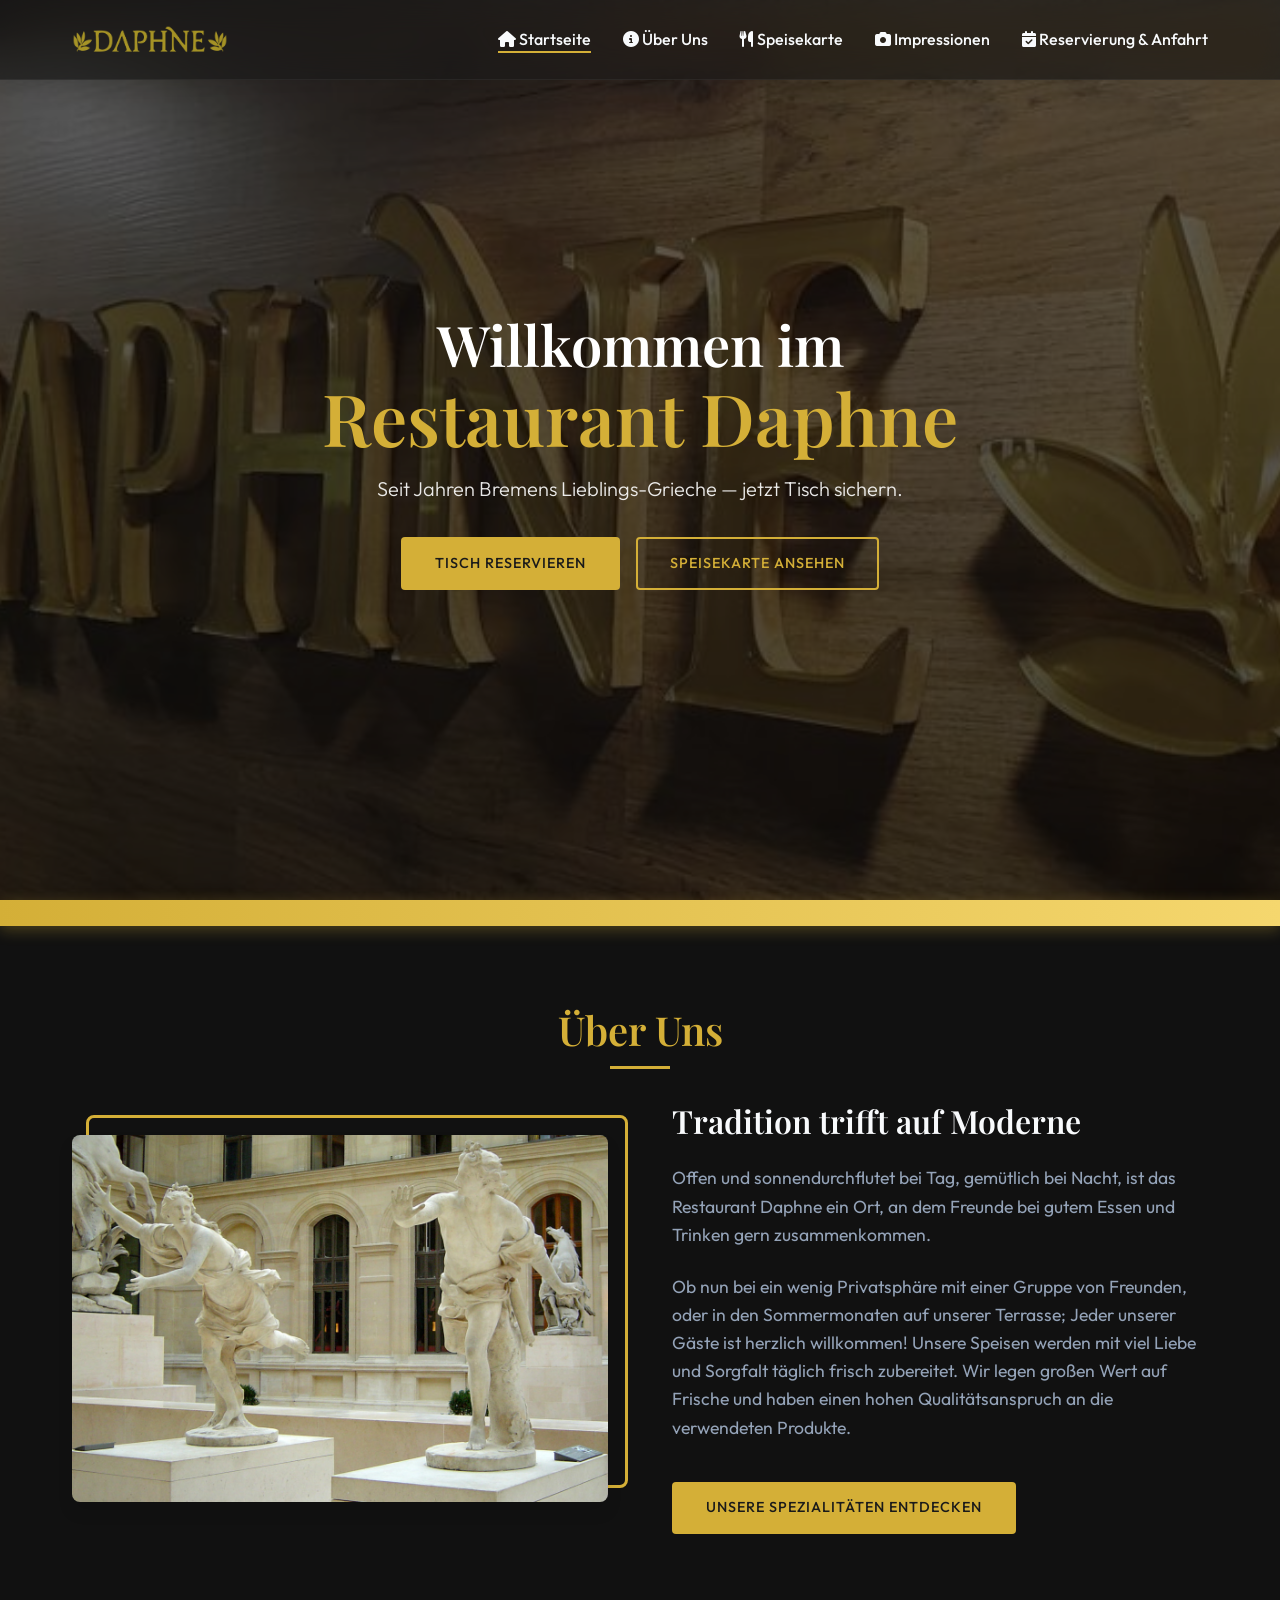
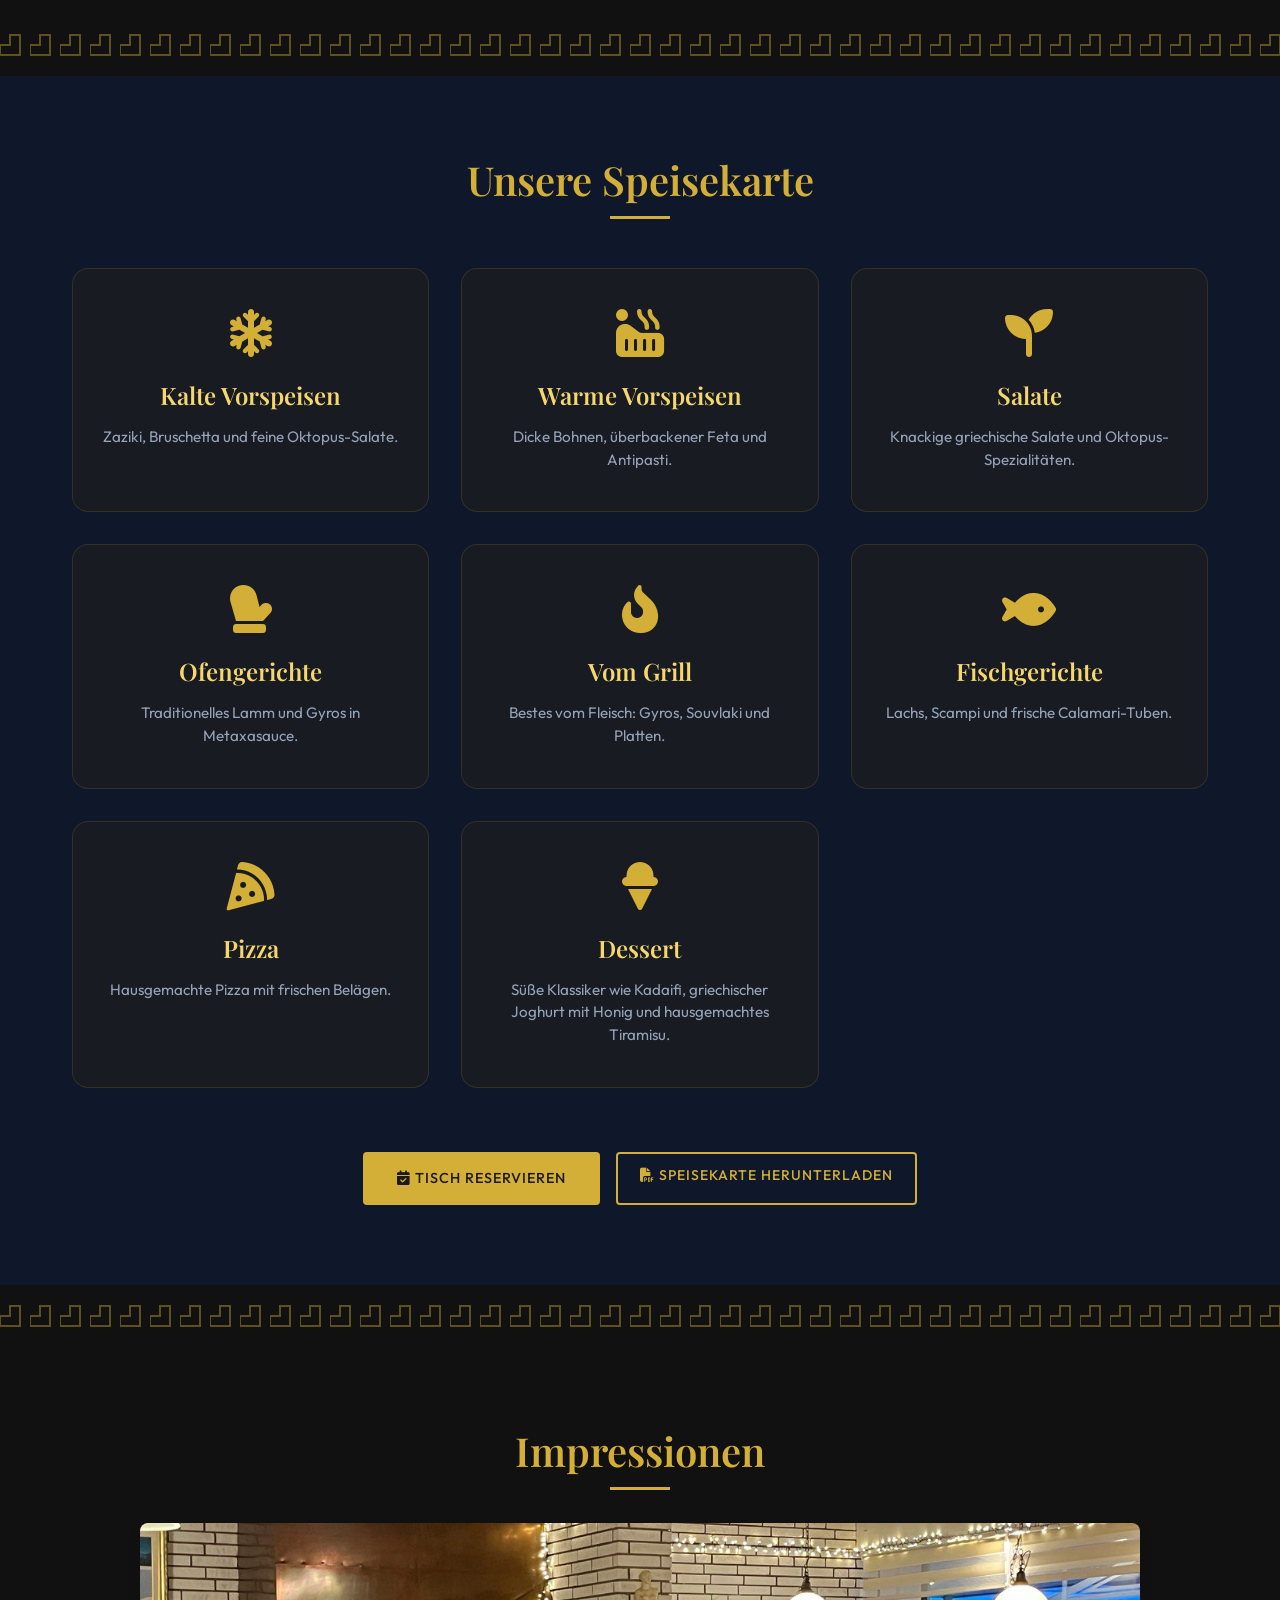
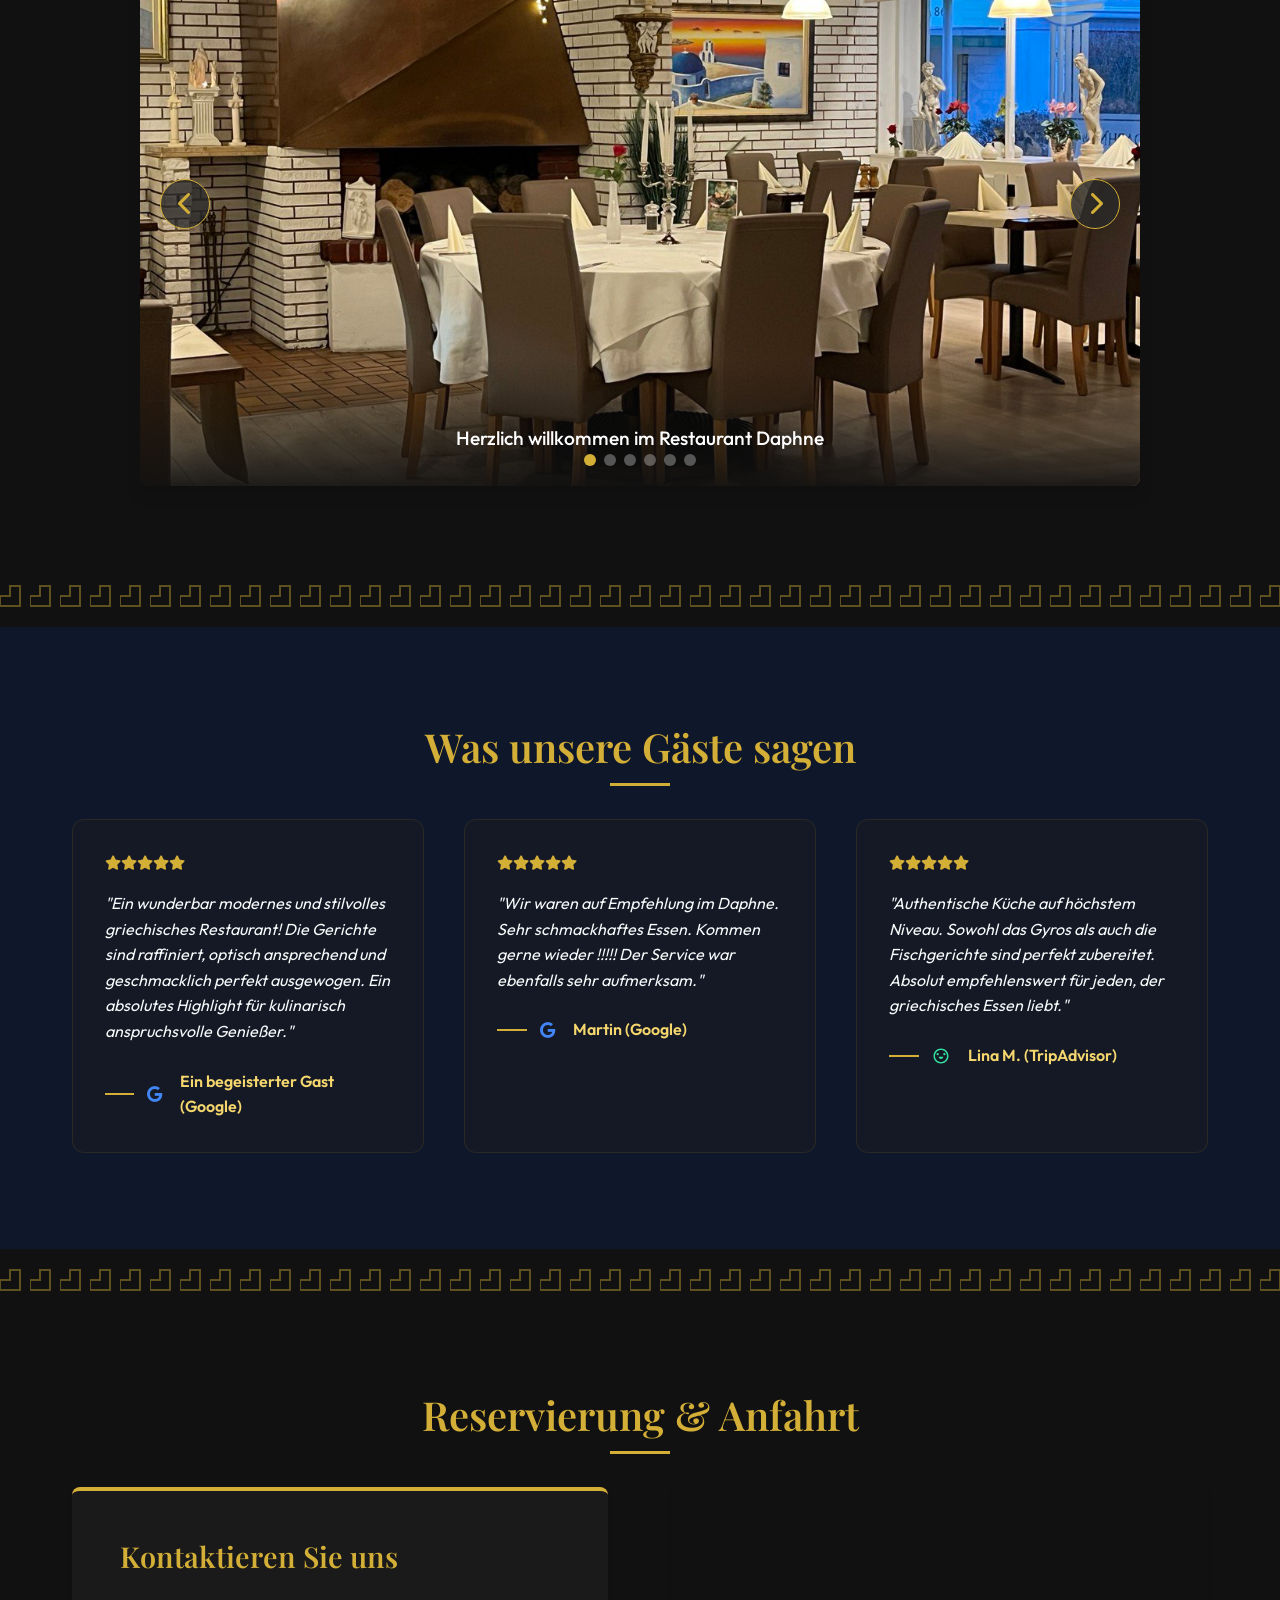
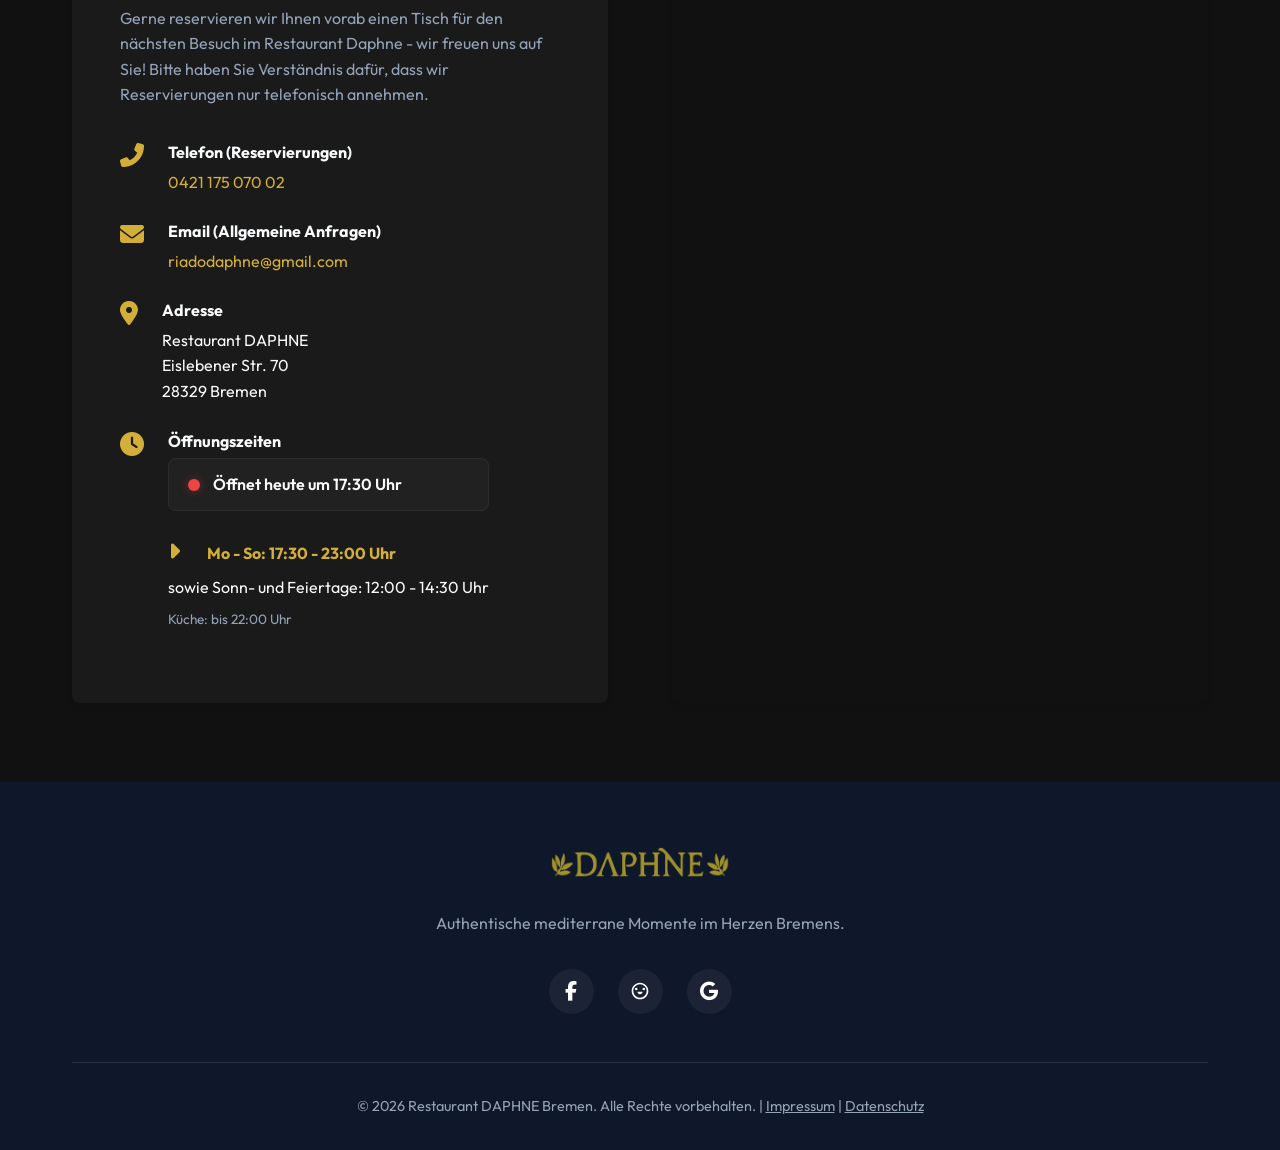
<file: index.html>
<!DOCTYPE html>
<html lang="de">

<head>
    <meta charset="UTF-8">
    <meta name="viewport" content="width=device-width, initial-scale=1.0">
    <meta name="description"
        content="Restaurant DAPHNE in Bremen - Offen und sonnendurchflutet bei Tag, gemütlich bei Nacht. Authentische griechische und mediterrane Küche.">
    <meta name="keywords"
        content="Restaurant, Bremen, Griechisch, Mediterran, Daphne, Essen, Gyros, Souvlaki, Reservierung, Mezedes">
    <meta name="author" content="Restaurant Daphne">
    <!-- Open Graph Metadata -->
    <meta property="og:title" content="Restaurant DAPHNE | Mediterrane & Griechische Küche">
    <meta property="og:description"
        content="Authentische mediterrane Momente im Herzen Bremens. Gyros, Souvlaki, frische Mezedes.">
    <meta property="og:type" content="website">
    <meta property="og:url" content="https://restaurant-daphnebremen.de/">
    <meta property="og:image" content="https://restaurant-daphnebremen.de/assets/images/hero_bg.png">
    <!-- Issue #6: Preload first hero background for faster LCP -->
    <link rel="preload" href="assets/images/hero_bg_orig.jpg" as="image">
    <!-- Google Fonts -->
    <link rel="preconnect" href="https://fonts.googleapis.com">
    <link rel="preconnect" href="https://fonts.gstatic.com" crossorigin>
    <link
        href="https://fonts.googleapis.com/css2?family=Outfit:wght@300;400;500;600;700&family=Playfair+Display:ital,wght@0,400;0,600;0,700;1,400&display=swap"
        rel="stylesheet">
    <!-- FontAwesome -->
    <link rel="stylesheet" href="https://cdnjs.cloudflare.com/ajax/libs/font-awesome/6.4.0/css/all.min.css">
    <!-- Styles -->
    <link rel="stylesheet" href="css/style.css">

    <title>Restaurant DAPHNE | Mediterrane & Griechische Küche in Bremen</title>
</head>

<body>
    <!-- Skip to main content for keyboard users -->
    <a href="#main-content" class="skip-link">Zum Hauptinhalt springen</a>

    <!-- Navigation -->
    <nav class="navbar" id="navbar">
        <div class="nav-container">
            <a href="#" class="logo">
                <img src="assets/images/daphne_logo_orig.png" alt="Restaurant Daphne Logo"
                    height="52" width="156" loading="eager">
            </a>
            <button class="nav-toggle" id="nav-toggle" aria-expanded="false" aria-controls="nav-links" aria-label="Navigation öffnen">
                <i class="fas fa-bars" aria-hidden="true"></i>
            </button>
            <ul class="nav-links" id="nav-links">
                <li><a href="#home" class="active"><i class="fas fa-house"></i> Startseite</a></li>
                <li><a href="#about"><i class="fas fa-info-circle"></i> Über Uns</a></li>
                <li><a href="#menu"><i class="fas fa-utensils"></i> Speisekarte</a></li>
                <li><a href="#gallery"><i class="fas fa-camera"></i> Impressionen</a></li>
                <li><a href="#contact"><i class="fas fa-calendar-check"></i> Reservierung &amp; Anfahrt</a></li>
            </ul>
        </div>
    </nav>

    <!-- Main Content will go here -->
    <main id="main-content">
        <section id="home" class="hero">
            <div class="hero-slider" id="heroSlider">
                <div class="hero-slide active" style="background-image: url('assets/images/hero_bg_orig.jpg');"></div>
                <div class="hero-slide" style="background-image: url('assets/images/gallery_orig_1.jpg');"></div>
                <div class="hero-slide" style="background-image: url('assets/images/gallery_orig_3.jpeg');"></div>
            </div>
            <div class="hero-content">
                <h1 class="hero-title">Willkommen im<br><span>Restaurant Daphne</span></h1>
                <p class="hero-subtitle">Seit Jahren Bremens Lieblings-Grieche — jetzt Tisch sichern.</p>
                <div class="hero-buttons">
                    <a href="#contact" class="btn btn-primary">Tisch reservieren</a>
                    <a href="#menu" class="btn btn-secondary">Speisekarte ansehen</a>
                </div>
            </div>
            <div class="hero-overlay"></div>
        </section>

        <!-- Specials Banner -->
        <div class="specials-banner">
            <div class="container">
            </div>
        </div>


        <!-- About Section -->
        <section id="about" class="about-section fade-in-section">
            <div class="container">
                <h2>Über Uns</h2>
                <div class="about-grid">
                    <div class="about-image">
                        <img src="assets/images/about_daphne.jpg" alt="Restaurant Daphne - Gemütliche Atmosphäre"
                            loading="lazy" width="600" height="400">
                    </div>
                    <div class="about-content">
                        <h3>Tradition trifft auf Moderne</h3>
                        <p>Offen und sonnendurchflutet bei Tag, gemütlich bei Nacht, ist das Restaurant Daphne ein Ort,
                            an dem Freunde bei gutem Essen und Trinken gern zusammenkommen.</p>
                        <p>Ob nun bei ein wenig Privatsphäre mit einer Gruppe von Freunden, oder in den Sommermonaten
                            auf unserer Terrasse; Jeder unserer Gäste ist herzlich willkommen! Unsere Speisen werden mit
                            viel Liebe und Sorgfalt täglich frisch zubereitet. Wir legen großen Wert auf Frische und
                            haben einen hohen Qualitätsanspruch an die verwendeten Produkte.</p>
                        <a href="#menu" class="btn btn-primary" style="margin-top: 1rem;">Unsere Spezialitäten
                            entdecken</a>
                    </div>
                </div>
            </div>
        </section>

        <div class="greek-divider"></div>

        <!-- Menu Section -->
        <section id="menu" class="menu-section bg-light">
            <div class="container fade-in-section">
                <h2>Unsere Speisekarte</h2>

                <div class="menu-cards-grid">
                    <!-- Card 1: Vorspeisen Kalt -->
                    <div class="menu-cat-card" role="button" tabindex="0" data-category="vorspeisen-kalt">
                        <i class="fas fa-snowflake cat-icon"></i>
                        <h3>Kalte Vorspeisen</h3>
                        <p>Zaziki, Bruschetta und feine Oktopus-Salate.</p>
                    </div>
                    <!-- Card 2: Vorspeisen Warm -->
                    <div class="menu-cat-card" role="button" tabindex="0" data-category="vorspeisen-warm">
                        <i class="fas fa-hot-tub cat-icon"></i>
                        <h3>Warme Vorspeisen</h3>
                        <p>Dicke Bohnen, überbackener Feta und Antipasti.</p>
                    </div>
                    <!-- Card 3: Salate -->
                    <div class="menu-cat-card" role="button" tabindex="0" data-category="salate">
                        <i class="fas fa-seedling cat-icon"></i>
                        <h3>Salate</h3>
                        <p>Knackige griechische Salate und Oktopus-Spezialitäten.</p>
                    </div>
                    <!-- Card 4: Ofengerichte -->
                    <div class="menu-cat-card" role="button" tabindex="0" data-category="ofengerichte">
                        <i class="fas fa-mitten cat-icon"></i>
                        <h3>Ofengerichte</h3>
                        <p>Traditionelles Lamm und Gyros in Metaxasauce.</p>
                    </div>
                    <!-- Card 5: Grill -->
                    <div class="menu-cat-card" role="button" tabindex="0" data-category="grill">
                        <i class="fas fa-fire-alt cat-icon"></i>
                        <h3>Vom Grill</h3>
                        <p>Bestes vom Fleisch: Gyros, Souvlaki und Platten.</p>
                    </div>
                    <!-- Card 6: Fisch -->
                    <div class="menu-cat-card" role="button" tabindex="0" data-category="fisch">
                        <i class="fas fa-fish cat-icon"></i>
                        <h3>Fischgerichte</h3>
                        <p>Lachs, Scampi und frische Calamari-Tuben.</p>
                    </div>
                    <!-- Card 7: Pizza -->
                    <div class="menu-cat-card" role="button" tabindex="0" data-category="pizza">
                        <i class="fas fa-pizza-slice cat-icon"></i>
                        <h3>Pizza</h3>
                        <p>Hausgemachte Pizza mit frischen Belägen.</p>
                    </div>
                    <!-- Card 8: Desserts -->
                    <div class="menu-cat-card" role="button" tabindex="0" data-category="desserts">
                        <i class="fas fa-ice-cream cat-icon"></i>
                        <h3>Dessert</h3>
                        <p>Süße Klassiker wie Kadaifi, griechischer Joghurt mit Honig und hausgemachtes Tiramisu.</p>
                    </div>
                </div>

                <div
                    style="text-align: center; margin-top: 3rem; display: flex; flex-wrap: wrap; justify-content: center; gap: 1rem;">
                    <a href="#contact" class="btn btn-primary"><i class="fas fa-calendar-check"></i> Tisch
                        reservieren</a>
                    <a href="assets/menu.pdf" download="Speisekarte_Daphne.pdf" class="btn btn-secondary btn-outline-gold">
                        <i class="fas fa-file-pdf" aria-hidden="true"></i> Speisekarte herunterladen
                    </a>
                </div>
            </div>
        </section>

        <div class="greek-divider"></div>

        <!-- Gallery Section -->
        <section id="gallery" class="gallery-section">
            <div class="container fade-in-section">
                <h2>Impressionen</h2>
                <div class="slider-container">
                    <button class="slider-btn prev" id="sliderPrev" aria-label="Vorheriges Bild">
                        <i class="fas fa-chevron-left"></i>
                    </button>
                    <div class="slider" id="slider">
                        <div class="slide">
                            <img src="assets/images/gallery_orig_1.jpg" alt="Restaurant Daphne Impressionen"
                                loading="lazy" width="800" height="450">
                            <div class="slide-caption">Herzlich willkommen im Restaurant Daphne</div>
                        </div>
                        <div class="slide">
                            <img src="assets/images/gallery_orig_2.jpg" alt="Mediterrane Spezialitäten" loading="lazy" width="800" height="450">
                            <div class="slide-caption">Knuspriges Gyros mit Pommes</div>
                        </div>
                        <div class="slide">
                            <img src="assets/images/gallery_orig_3.jpeg" alt="Griechische Küche" loading="lazy" width="800" height="450">
                            <div class="slide-caption">Ein geselliger Abend im Daphne</div>
                        </div>
                        <div class="slide">
                            <img src="assets/images/gallery_orig_4.jpg" alt="Gemütliche Atmosphäre" loading="lazy" width="800" height="450">
                            <div class="slide-caption">Mediterrane Spezialitäten-Platten</div>
                        </div>
                        <div class="slide">
                            <img src="assets/images/gallery_orig_5.jpg" alt="Griechische Spezialitäten vom Grill"
                                loading="lazy" width="800" height="450">
                            <div class="slide-caption">Spezialitäten frisch vom Grill</div>
                        </div>
                        <div class="slide">
                            <img src="assets/images/gallery_orig_6.jpg" alt="Restaurant Daphne Bremen" loading="lazy" width="800" height="450">
                            <div class="slide-caption">Hausgemachte griechische Desserts</div>
                        </div>
                    </div>
                    <button class="slider-btn next" id="sliderNext" aria-label="Nächstes Bild">
                        <i class="fas fa-chevron-right"></i>
                    </button>
                    <!-- Slider Dots -->
                    <div class="slider-dots" id="sliderDots" role="tablist" aria-label="Bildernavigation">
                        <button class="dot active" data-index="0" role="tab" aria-selected="true" aria-label="Bild 1 von 6"></button>
                        <button class="dot" data-index="1" role="tab" aria-selected="false" aria-label="Bild 2 von 6"></button>
                        <button class="dot" data-index="2" role="tab" aria-selected="false" aria-label="Bild 3 von 6"></button>
                        <button class="dot" data-index="3" role="tab" aria-selected="false" aria-label="Bild 4 von 6"></button>
                        <button class="dot" data-index="4" role="tab" aria-selected="false" aria-label="Bild 5 von 6"></button>
                        <button class="dot" data-index="5" role="tab" aria-selected="false" aria-label="Bild 6 von 6"></button>
                    </div>
                </div>
            </div>
        </section>

        <div class="greek-divider"></div>

        <!-- Testimonials/Reviews Section -->
        <section id="reviews" class="reviews-section">
            <div class="container fade-in-section">
                <h2>Was unsere Gäste sagen</h2>
                <div class="reviews-grid">
                    <div class="review-card">
                        <div class="review-stars" role="img" aria-label="5 von 5 Sternen">
                            <i class="fas fa-star" aria-hidden="true"></i><i class="fas fa-star" aria-hidden="true"></i><i class="fas fa-star" aria-hidden="true"></i><i
                                class="fas fa-star" aria-hidden="true"></i><i class="fas fa-star" aria-hidden="true"></i>
                        </div>
                        <p class="review-text">"Ein wunderbar modernes und stilvolles griechisches Restaurant! Die
                            Gerichte sind raffiniert, optisch ansprechend und geschmacklich perfekt ausgewogen. Ein
                            absolutes Highlight für kulinarisch anspruchsvolle Genießer."</p>
                        <div class="review-author"><i class="fa-brands fa-google" aria-hidden="true" style="color: #4285F4; margin-right: 5px;"></i> Ein begeisterter Gast (Google)</div>
                    </div>
                    <div class="review-card">
                        <div class="review-stars" role="img" aria-label="5 von 5 Sternen">
                            <i class="fas fa-star" aria-hidden="true"></i><i class="fas fa-star" aria-hidden="true"></i><i class="fas fa-star" aria-hidden="true"></i><i
                                class="fas fa-star" aria-hidden="true"></i><i class="fas fa-star" aria-hidden="true"></i>
                        </div>
                        <p class="review-text">"Wir waren auf Empfehlung im Daphne. Sehr schmackhaftes Essen. Kommen
                            gerne wieder !!!!! Der Service war ebenfalls sehr aufmerksam."</p>
                        <div class="review-author"><i class="fa-brands fa-google" aria-hidden="true" style="color: #4285F4; margin-right: 5px;"></i> Martin (Google)</div>
                    </div>
                    <div class="review-card">
                        <div class="review-stars" role="img" aria-label="5 von 5 Sternen">
                            <i class="fas fa-star" aria-hidden="true"></i><i class="fas fa-star" aria-hidden="true"></i><i class="fas fa-star" aria-hidden="true"></i><i
                                class="fas fa-star" aria-hidden="true"></i><i class="fas fa-star" aria-hidden="true"></i>
                        </div>
                        <p class="review-text">"Authentische Küche auf höchstem Niveau. Sowohl das Gyros als auch die
                            Fischgerichte sind perfekt zubereitet. Absolut empfehlenswert für jeden, der griechisches
                            Essen liebt."</p>
                        <div class="review-author"><i class="fa-brands fa-tripadvisor" style="color: #34E0A1; margin-right: 5px; display: none;"></i><svg viewBox="0 0 24 24" style="width: 18px; height: 18px; fill: #34E0A1; margin-right: 5px; vertical-align: middle;" xmlns="http://www.w3.org/2000/svg"><path d="M12 2C6.477 2 2 6.477 2 12s4.477 10 10 10 10-4.477 10-10S17.523 2 12 2zm0 18c-4.411 0-8-3.589-8-8s3.589-8 8-8 8 3.589 8 8-3.589 8-8 8zm-4.5-9a1.5 1.5 0 100-3 1.5 1.5 0 000 3zm9 0a1.5 1.5 0 100-3 1.5 1.5 0 000 3zm-4.5 5c-1.657 0-3-1.343-3-3h6c0 1.657-1.343 3-3 3z"/></svg> Lina M. (TripAdvisor)</div>
                    </div>
                </div>
            </div>
        </section>

        <div class="greek-divider"></div>

        <!-- Contact Section -->
        <section id="contact" class="contact-section">
            <div class="container fade-in-section">
                <h2>Reservierung & Anfahrt</h2>
                <div class="contact-grid">
                    <div class="contact-info">
                        <h3>Kontaktieren Sie uns</h3>
                        <p style="margin-bottom: 2rem; color: var(--clr-text-light);">Gerne reservieren wir Ihnen vorab
                            einen Tisch für den nächsten Besuch im Restaurant Daphne - wir freuen uns auf Sie! Bitte
                            haben Sie Verständnis dafür, dass wir Reservierungen nur telefonisch annehmen.</p>

                        <div class="info-item">
                            <i class="fas fa-phone-alt"></i>
                            <div class="info-text">
                                <strong>Telefon (Reservierungen)</strong>
                                <p><a href="tel:+4942117507002">0421 175 070 02</a></p>
                            </div>
                        </div>

                        <div class="info-item">
                            <i class="fas fa-envelope"></i>
                            <div class="info-text">
                                <strong>Email (Allgemeine Anfragen)</strong>
                                <p><a href="mailto:riadodaphne@gmail.com">riadodaphne@gmail.com</a>
                                </p>
                            </div>
                        </div>

                        <div class="info-item">
                            <i class="fas fa-map-marker-alt"></i>
                            <div class="info-text">
                                <strong>Adresse</strong>
                                <p>Restaurant DAPHNE<br>Eislebener Str. 70<br>28329 Bremen</p>
                            </div>
                        </div>

                        <div class="info-item">
                            <i class="fas fa-clock"></i>
                            <div class="info-text">
                                <strong>Öffnungszeiten</strong>
                                <div id="opening-status" class="opening-status" aria-live="polite" aria-atomic="true">
                                    <span class="status-dot"></span>
                                    <span class="status-text">Wird geladen...</span>
                                </div>
                                <div class="opening-hours-list" id="opening-hours-list">
                                    <p data-day="1">Mo - So: 17:30 - 23:00 Uhr</p>
                                    <p data-day="2" style="display:none;"></p> <!-- Spacer for JS logic -->
                                    <p data-day="3" style="display:none;"></p>
                                    <p data-day="4" style="display:none;"></p>
                                    <p data-day="5" style="display:none;"></p>
                                    <p data-day="6" style="display:none;"></p>
                                    <p data-day="0">sowie Sonn- und Feiertage: 12:00 - 14:30 Uhr</p>
                                </div>
                                <p style="margin-top: 0.5rem; font-size: 0.85rem; color: var(--clr-text-light);">Küche:
                                    bis 22:00 Uhr</p>
                            </div>
                        </div>
                    </div>

                    <div class="map-container">
                        <iframe
                            title="Karte: Restaurant Daphne, Bremen"
                            src="https://www.openstreetmap.org/export/embed.html?bbox=8.8695,53.0760,8.8735,53.0790&layer=n&marker=53.077493,8.8715827"
                            allowfullscreen="" loading="lazy" referrerpolicy="no-referrer-when-downgrade"></iframe>
                    </div>
                </div>
            </div>
        </section>

    </main>

    <!-- Menu Modal Overlay -->
    <div class="menu-modal" id="menuModal">
        <div class="menu-modal-content">
            <button class="close-modal" id="closeModal" aria-label="Menü schließen">&times;</button>
            <h2 id="modalTitle" style="color: var(--clr-gold); margin-bottom: 2rem;">Kategorie</h2>
            <div class="menu-grid" id="modalMenuGrid">
                <!-- Dynamically populated menu items go here -->
            </div>
        </div>
    </div>

    <!-- Footer -->
    <footer class="footer">
        <div class="container">
            <div class="footer-content">
                <div class="footer-logo">
                    <img src="assets/images/daphne_logo_orig.png" alt="Restaurant Daphne Logo"
                        height="60" width="180" loading="lazy"
                        style="filter: brightness(0) saturate(100%) invert(74%) sepia(58%) saturate(543%) hue-rotate(6deg) brightness(101%);">
                </div>
                <p>Authentische mediterrane Momente im Herzen Bremens.</p>
                <div class="social-links">
                    <a href="https://www.facebook.com/p/Restaurant-Daphne-100063892156850/" target="_blank"
                        rel="noopener noreferrer" class="social-link" aria-label="Facebook"><i
                            class="fa-brands fa-facebook-f"></i></a>
                    <a href="https://www.tripadvisor.de/Restaurant_Review-g187325-d11717537-Reviews-Daphne-Bremen.html"
                        target="_blank" rel="noopener noreferrer" class="social-link" aria-label="TripAdvisor"><svg viewBox="0 0 24 24" style="width: 20px; height: 20px; fill: currentColor;" xmlns="http://www.w3.org/2000/svg"><path d="M12 2C6.477 2 2 6.477 2 12s4.477 10 10 10 10-4.477 10-10S17.523 2 12 2zm0 18c-4.411 0-8-3.589-8-8s3.589-8 8-8 8 3.589 8 8-3.589 8-8 8zm-4.5-9a1.5 1.5 0 100-3 1.5 1.5 0 000 3zm9 0a1.5 1.5 0 100-3 1.5 1.5 0 000 3zm-4.5 5c-1.657 0-3-1.343-3-3h6c0 1.657-1.343 3-3 3z"/></svg></a>
                    <a href="https://www.google.com/search?q=Restaurant+Daphne+Bremen+Rezensionen" target="_blank"
                        rel="noopener noreferrer" class="social-link" aria-label="Google Reviews"><i
                            class="fa-brands fa-google"></i></a>
                </div>
            </div>
            <div class="footer-bottom">
                <p>&copy; 2026 Restaurant DAPHNE Bremen. Alle Rechte vorbehalten. | <a href="impressum.html"
                        style="text-decoration: underline;">Impressum</a> | <a href="datenschutz.html"
                        style="text-decoration: underline;">Datenschutz</a></p>
            </div>
        </div>
    </footer>

    <!-- Scroll to Top Button -->
    <button id="scrollToTopBtn" aria-label="Zurück nach oben" title="Zurück nach oben">
        <i class="fas fa-arrow-up"></i>
    </button>

    <!-- Sticky Reservation Bar -->
    <div id="reservationBar" class="reservation-bar">
        <a href="tel:+4942117507002">
            <i class="fas fa-phone-alt"></i> Reservieren: 0421 175 070 02
        </a>
    </div>

    <!-- Mobile Bottom Navigation Bar -->
    <nav class="mobile-bottom-nav" id="mobileBottomNav" aria-label="Mobile Navigation">
        <a href="#home" class="mobile-nav-item active" data-section="home">
            <i class="fas fa-house"></i>
            <span>Start</span>
        </a>
        <a href="#about" class="mobile-nav-item" data-section="about">
            <i class="fas fa-info-circle"></i>
            <span>Über Uns</span>
        </a>
        <a href="#menu" class="mobile-nav-item" data-section="menu">
            <i class="fas fa-utensils"></i>
            <span>Speisekarte</span>
        </a>
        <a href="#gallery" class="mobile-nav-item" data-section="gallery">
            <i class="fas fa-camera"></i>
            <span>Galerie</span>
        </a>
        <a href="#contact" class="mobile-nav-item" data-section="contact">
            <i class="fas fa-calendar-check"></i>
            <span>Reservierung</span>
        </a>
    </nav>

    <!-- Scripts -->
    <script src="js/script.js"></script>
</body>

</html>
</file>
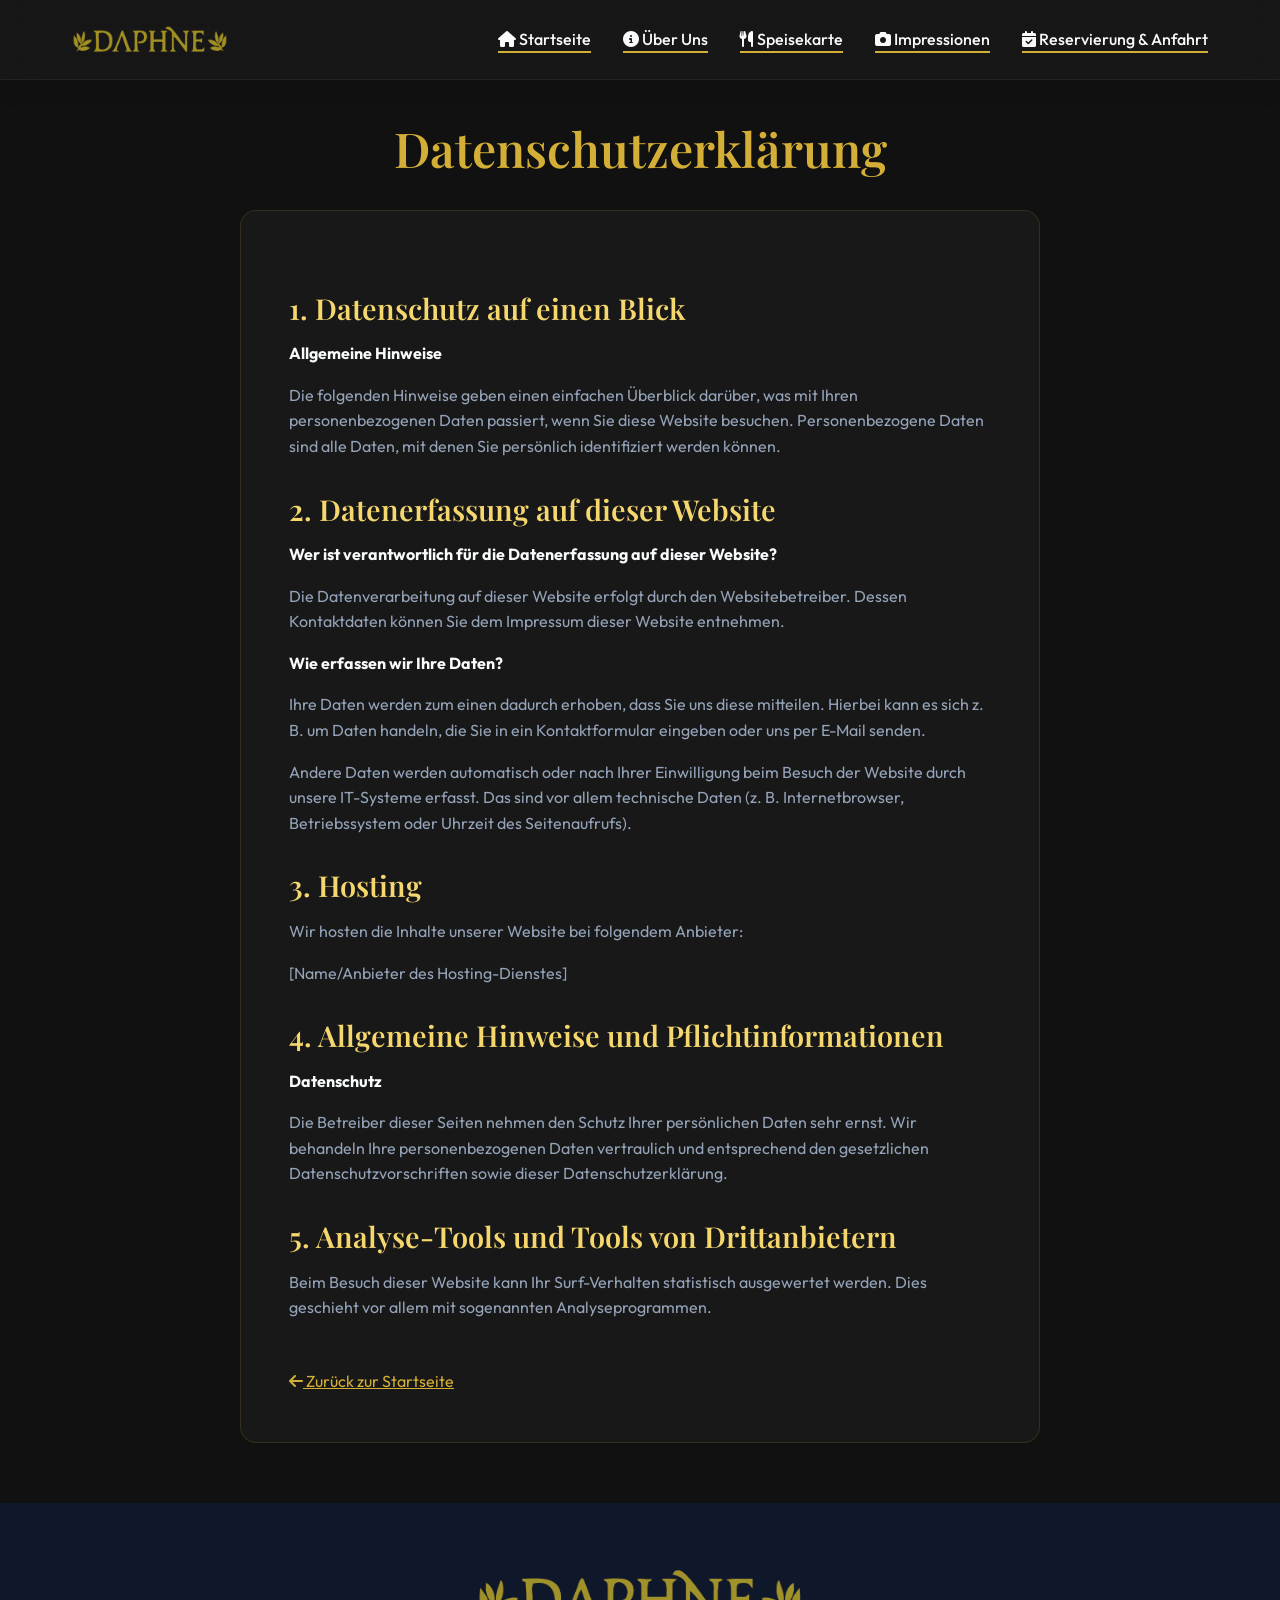
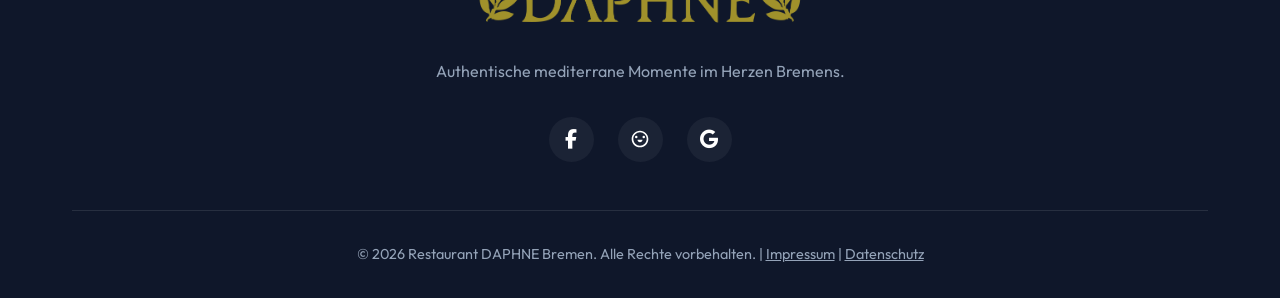
<file: datenschutz.html>
<!DOCTYPE html>
<html lang="de">

<head>
    <meta charset="UTF-8">
    <meta name="viewport" content="width=device-width, initial-scale=1.0">
    <meta name="description" content="Datenschutzerklärung - Restaurant DAPHNE in Bremen.">
    <meta name="robots" content="noindex, follow">
    <!-- Google Fonts -->
    <link rel="preconnect" href="https://fonts.googleapis.com">
    <link rel="preconnect" href="https://fonts.gstatic.com" crossorigin>
    <link
        href="https://fonts.googleapis.com/css2?family=Outfit:wght@300;400;500;600;700&family=Playfair+Display:ital,wght@0,400;0,600;0,700;1,400&display=swap"
        rel="stylesheet">
    <!-- FontAwesome -->
    <link rel="stylesheet" href="https://cdnjs.cloudflare.com/ajax/libs/font-awesome/6.4.0/css/all.min.css">
    <!-- Styles -->
    <link rel="stylesheet" href="css/style.css">

    <title>Datenschutz | Restaurant DAPHNE Bremen</title>
</head>

<body>

    <!-- Navigation -->
    <nav class="navbar" id="navbar">
        <div class="nav-container">
            <a href="index.html" class="logo">
                <img src="assets/images/daphne_logo_orig.png" alt="Restaurant Daphne Logo"
                    height="52" width="156" loading="eager">
            </a>
            <button class="nav-toggle" id="nav-toggle" aria-expanded="false" aria-controls="nav-links" aria-label="Navigation öffnen">
                <i class="fas fa-bars" aria-hidden="true"></i>
            </button>
            <ul class="nav-links" id="nav-links">
                <li><a href="index.html#home"><i class="fas fa-house"></i> Startseite</a></li>
                <li><a href="index.html#about"><i class="fas fa-info-circle"></i> Über Uns</a></li>
                <li><a href="index.html#menu"><i class="fas fa-utensils"></i> Speisekarte</a></li>
                <li><a href="index.html#gallery"><i class="fas fa-camera"></i> Impressionen</a></li>
                <li><a href="index.html#contact"><i class="fas fa-calendar-check"></i> Reservierung &amp; Anfahrt</a></li>
            </ul>
        </div>
    </nav>

    <main>
        <div class="container legal-content">
            <h1>Datenschutzerklärung</h1>
            <div class="legal-box">
                <h2>1. Datenschutz auf einen Blick</h2>
                <p><strong>Allgemeine Hinweise</strong></p>
                <p>Die folgenden Hinweise geben einen einfachen Überblick darüber, was mit Ihren personenbezogenen Daten passiert, wenn Sie diese Website besuchen. Personenbezogene Daten sind alle Daten, mit denen Sie persönlich identifiziert werden können.</p>
                
                <h2>2. Datenerfassung auf dieser Website</h2>
                <p><strong>Wer ist verantwortlich für die Datenerfassung auf dieser Website?</strong></p>
                <p>Die Datenverarbeitung auf dieser Website erfolgt durch den Websitebetreiber. Dessen Kontaktdaten können Sie dem Impressum dieser Website entnehmen.</p>
                
                <p><strong>Wie erfassen wir Ihre Daten?</strong></p>
                <p>Ihre Daten werden zum einen dadurch erhoben, dass Sie uns diese mitteilen. Hierbei kann es sich z. B. um Daten handeln, die Sie in ein Kontaktformular eingeben oder uns per E-Mail senden.</p>
                <p>Andere Daten werden automatisch oder nach Ihrer Einwilligung beim Besuch der Website durch unsere IT-Systeme erfasst. Das sind vor allem technische Daten (z. B. Internetbrowser, Betriebssystem oder Uhrzeit des Seitenaufrufs).</p>

                <h2>3. Hosting</h2>
                <p>Wir hosten die Inhalte unserer Website bei folgendem Anbieter:</p>
                <p>[Name/Anbieter des Hosting-Dienstes]</p>

                <h2>4. Allgemeine Hinweise und Pflichtinformationen</h2>
                <p><strong>Datenschutz</strong></p>
                <p>Die Betreiber dieser Seiten nehmen den Schutz Ihrer persönlichen Daten sehr ernst. Wir behandeln Ihre personenbezogenen Daten vertraulich und entsprechend den gesetzlichen Datenschutzvorschriften sowie dieser Datenschutzerklärung.</p>
                
                <h2>5. Analyse-Tools und Tools von Drittanbietern</h2>
                <p>Beim Besuch dieser Website kann Ihr Surf-Verhalten statistisch ausgewertet werden. Dies geschieht vor allem mit sogenannten Analyseprogrammen.</p>

                <a href="index.html" class="back-link"><i class="fas fa-arrow-left"></i> Zurück zur Startseite</a>
            </div>
        </div>
    </main>

    <!-- Footer -->
    <footer class="footer">
        <div class="container">
            <div class="footer-content">
                <div class="footer-logo">
                    <img src="assets/images/daphne_logo_orig.png" alt="Restaurant Daphne Logo"
                         class="footer-logo-img">
                </div>
                <p>Authentische mediterrane Momente im Herzen Bremens.</p>
                <div class="social-links">
                    <a href="https://www.facebook.com/p/Restaurant-Daphne-100063892156850/" target="_blank" rel="noopener noreferrer" class="social-link"
                        aria-label="Facebook"><i class="fa-brands fa-facebook-f"></i></a>
                    <a href="https://www.tripadvisor.de/Restaurant_Review-g187325-d11717537-Reviews-Daphne-Bremen.html" target="_blank" rel="noopener noreferrer" class="social-link"
                        aria-label="TripAdvisor"><svg viewBox="0 0 24 24" style="width: 20px; height: 20px; fill: currentColor;" xmlns="http://www.w3.org/2000/svg"><path d="M12 2C6.477 2 2 6.477 2 12s4.477 10 10 10 10-4.477 10-10S17.523 2 12 2zm0 18c-4.411 0-8-3.589-8-8s3.589-8 8-8 8 3.589 8 8-3.589 8-8 8zm-4.5-9a1.5 1.5 0 100-3 1.5 1.5 0 000 3zm9 0a1.5 1.5 0 100-3 1.5 1.5 0 000 3zm-4.5 5c-1.657 0-3-1.343-3-3h6c0 1.657-1.343 3-3 3z"/></svg></a>
                    <a href="https://www.google.com/search?q=Restaurant+Daphne+Bremen+Rezensionen" target="_blank" rel="noopener noreferrer" class="social-link"
                        aria-label="Google Reviews"><i class="fa-brands fa-google"></i></a>
                </div>
            </div>
            <div class="footer-bottom">
                <p>&copy; 2026 Restaurant DAPHNE Bremen. Alle Rechte vorbehalten. | <a href="impressum.html" class="footer-legal-link">Impressum</a> | <a href="datenschutz.html" class="footer-legal-link">Datenschutz</a></p>
            </div>
        </div>
    </footer>

    <!-- Mobile Bottom Navigation Bar -->
    <nav class="mobile-bottom-nav" id="mobileBottomNav" aria-label="Mobile Navigation">
        <a href="index.html#home" class="mobile-nav-item" data-section="home">
            <i class="fas fa-house"></i>
            <span>Start</span>
        </a>
        <a href="index.html#about" class="mobile-nav-item" data-section="about">
            <i class="fas fa-info-circle"></i>
            <span>Über Uns</span>
        </a>
        <a href="index.html#menu" class="mobile-nav-item" data-section="menu">
            <i class="fas fa-utensils"></i>
            <span>Speisekarte</span>
        </a>
        <a href="index.html#gallery" class="mobile-nav-item" data-section="gallery">
            <i class="fas fa-camera"></i>
            <span>Galerie</span>
        </a>
        <a href="index.html#contact" class="mobile-nav-item" data-section="contact">
            <i class="fas fa-calendar-check"></i>
            <span>Reservierung</span>
        </a>
    </nav>

    <script src="js/script.js"></script>
</body>

</html>
</file>
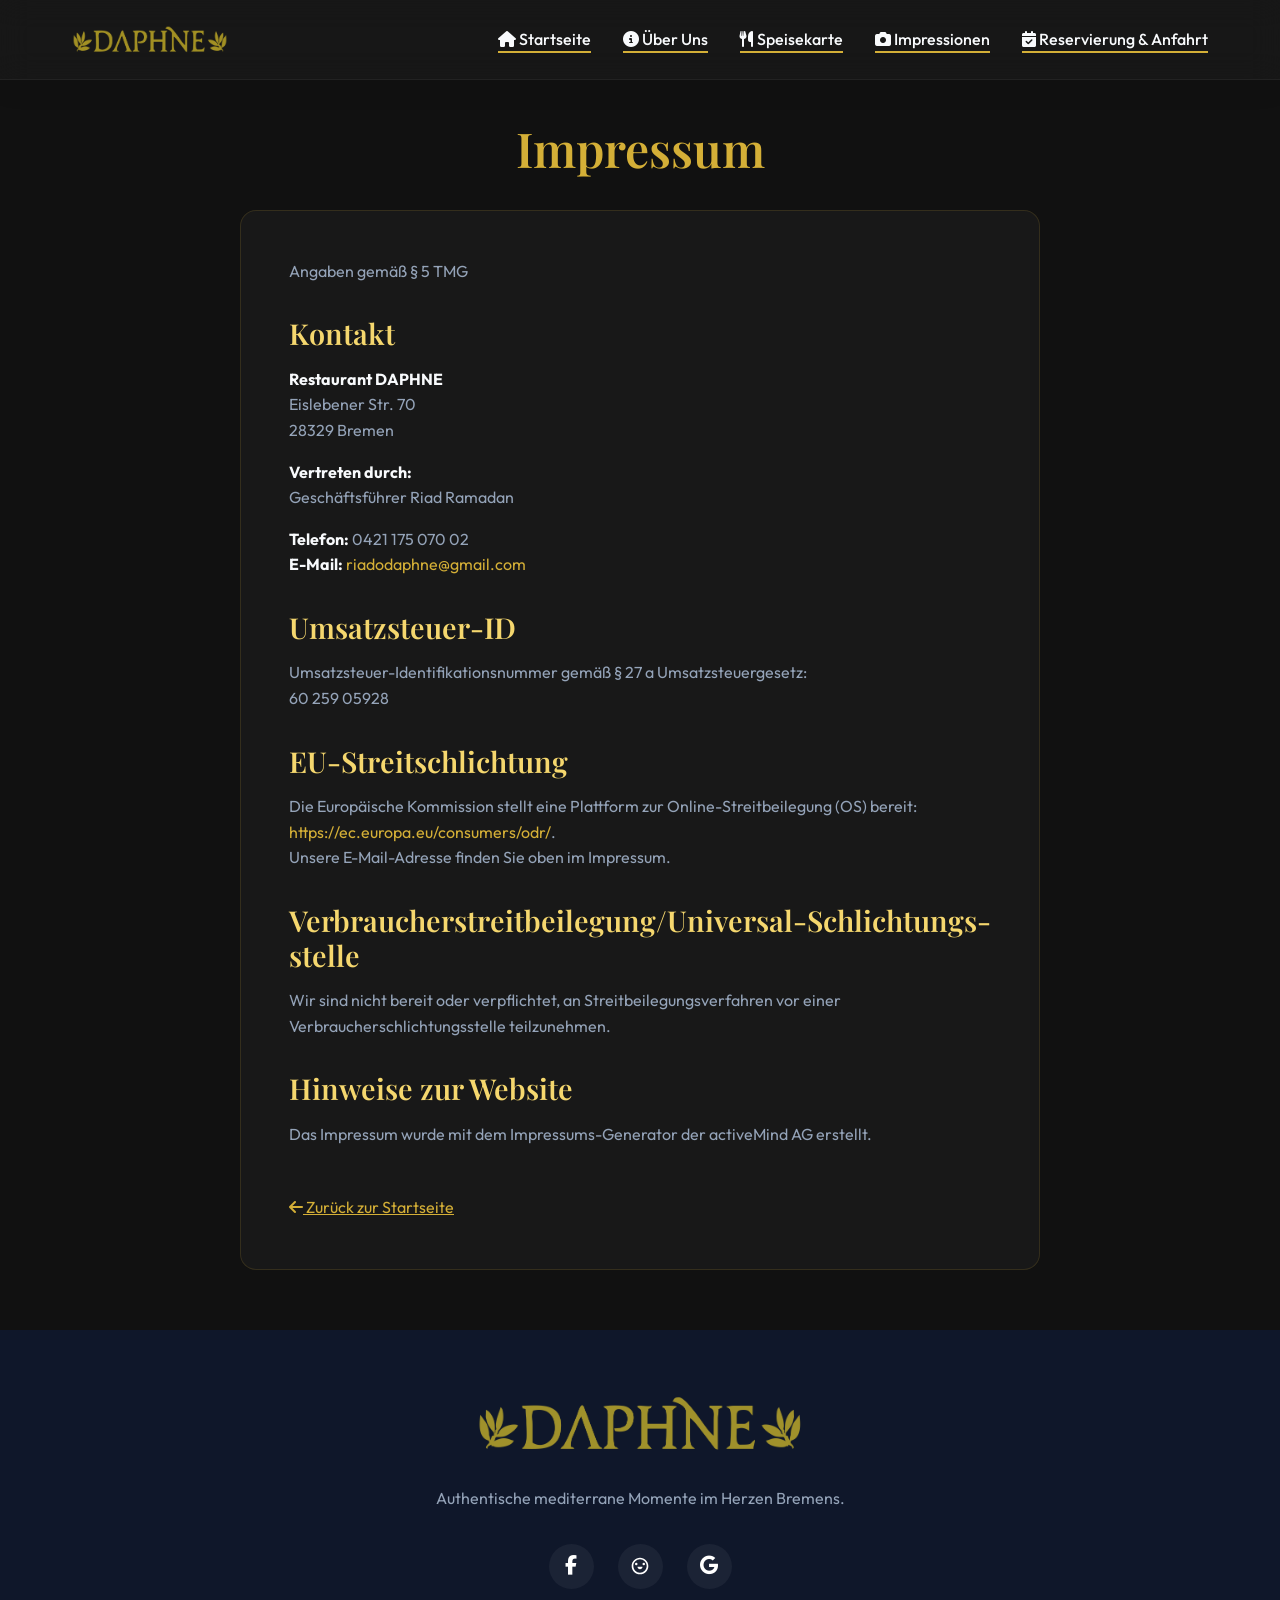
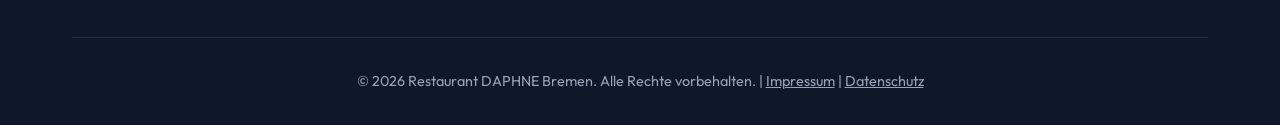
<file: impressum.html>
<!DOCTYPE html>
<html lang="de">

<head>
    <meta charset="UTF-8">
    <meta name="viewport" content="width=device-width, initial-scale=1.0">
    <meta name="description" content="Impressum - Restaurant DAPHNE in Bremen.">
    <meta name="robots" content="noindex, follow">
    <!-- Google Fonts -->
    <link rel="preconnect" href="https://fonts.googleapis.com">
    <link rel="preconnect" href="https://fonts.gstatic.com" crossorigin>
    <link
        href="https://fonts.googleapis.com/css2?family=Outfit:wght@300;400;500;600;700&family=Playfair+Display:ital,wght@0,400;0,600;0,700;1,400&display=swap"
        rel="stylesheet">
    <!-- FontAwesome -->
    <link rel="stylesheet" href="https://cdnjs.cloudflare.com/ajax/libs/font-awesome/6.4.0/css/all.min.css">
    <!-- Styles -->
    <link rel="stylesheet" href="css/style.css">

    <title>Impressum | Restaurant DAPHNE Bremen</title>
</head>

<body>

    <!-- Navigation -->
    <nav class="navbar" id="navbar">
        <div class="nav-container">
            <a href="index.html" class="logo">
                <img src="assets/images/daphne_logo_orig.png" alt="Restaurant Daphne Logo"
                    height="52" width="156" loading="eager">
            </a>
            <button class="nav-toggle" id="nav-toggle" aria-expanded="false" aria-controls="nav-links" aria-label="Navigation öffnen">
                <i class="fas fa-bars" aria-hidden="true"></i>
            </button>
            <ul class="nav-links" id="nav-links">
                <li><a href="index.html#home"><i class="fas fa-house"></i> Startseite</a></li>
                <li><a href="index.html#about"><i class="fas fa-info-circle"></i> Über Uns</a></li>
                <li><a href="index.html#menu"><i class="fas fa-utensils"></i> Speisekarte</a></li>
                <li><a href="index.html#gallery"><i class="fas fa-camera"></i> Impressionen</a></li>
                <li><a href="index.html#contact"><i class="fas fa-calendar-check"></i> Reservierung &amp; Anfahrt</a></li>
            </ul>
        </div>
    </nav>

    <main>
        <div class="container legal-content">
            <h1>Impressum</h1>
            <div class="legal-box">
                <p>Angaben gemäß § 5 TMG</p>
                
                <h2>Kontakt</h2>
                <p>
                    <strong>Restaurant DAPHNE</strong><br>
                    Eislebener Str. 70<br>
                    28329 Bremen
                </p>
                <p>
                    <strong>Vertreten durch:</strong><br>
                    Geschäftsführer Riad Ramadan
                </p>
                <p>
                    <strong>Telefon:</strong> 0421 175 070 02<br>
                    <strong>E-Mail:</strong> <a href="mailto:riadodaphne@gmail.com">riadodaphne@gmail.com</a>
                </p>

                <h2>Umsatzsteuer-ID</h2>
                <p>
                    Umsatzsteuer-Identifikationsnummer gemäß § 27 a Umsatzsteuergesetz:<br>
                    60 259 05928
                </p>

                <h2>EU-Streitschlichtung</h2>
                <p>
                    Die Europäische Kommission stellt eine Plattform zur Online-Streitbeilegung (OS) bereit: 
                    <a href="https://ec.europa.eu/consumers/odr/" target="_blank" rel="noopener noreferrer">https://ec.europa.eu/consumers/odr/</a>.<br>
                    Unsere E-Mail-Adresse finden Sie oben im Impressum.
                </p>

                <h2>Verbraucher­streit­beilegung/Universal-Schlichtungs­stelle</h2>
                <p>
                    Wir sind nicht bereit oder verpflichtet, an Streitbeilegungsverfahren vor einer Verbraucherschlichtungsstelle teilzunehmen.
                </p>

                <h2>Hinweise zur Website</h2>
                <p>Das Impressum wurde mit dem Impressums-Generator der activeMind AG erstellt.</p>

                <a href="index.html" class="back-link"><i class="fas fa-arrow-left"></i> Zurück zur Startseite</a>
            </div>
        </div>
    </main>

    <!-- Footer -->
    <footer class="footer">
        <div class="container">
            <div class="footer-content">
                <div class="footer-logo">
                    <img src="assets/images/daphne_logo_orig.png" alt="Restaurant Daphne Logo"
                         class="footer-logo-img">
                </div>
                <p>Authentische mediterrane Momente im Herzen Bremens.</p>
                <div class="social-links">
                    <a href="https://www.facebook.com/p/Restaurant-Daphne-100063892156850/" target="_blank" rel="noopener noreferrer" class="social-link"
                        aria-label="Facebook"><i class="fa-brands fa-facebook-f"></i></a>
                    <a href="https://www.tripadvisor.de/Restaurant_Review-g187325-d11717537-Reviews-Daphne-Bremen.html" target="_blank" rel="noopener noreferrer" class="social-link"
                        aria-label="TripAdvisor"><svg viewBox="0 0 24 24" style="width: 20px; height: 20px; fill: currentColor;" xmlns="http://www.w3.org/2000/svg"><path d="M12 2C6.477 2 2 6.477 2 12s4.477 10 10 10 10-4.477 10-10S17.523 2 12 2zm0 18c-4.411 0-8-3.589-8-8s3.589-8 8-8 8 3.589 8 8-3.589 8-8 8zm-4.5-9a1.5 1.5 0 100-3 1.5 1.5 0 000 3zm9 0a1.5 1.5 0 100-3 1.5 1.5 0 000 3zm-4.5 5c-1.657 0-3-1.343-3-3h6c0 1.657-1.343 3-3 3z"/></svg></a>
                    <a href="https://www.google.com/search?q=Restaurant+Daphne+Bremen+Rezensionen" target="_blank" rel="noopener noreferrer" class="social-link"
                        aria-label="Google Reviews"><i class="fa-brands fa-google"></i></a>
                </div>
            </div>
            <div class="footer-bottom">
                <p>&copy; 2026 Restaurant DAPHNE Bremen. Alle Rechte vorbehalten. | <a href="impressum.html" class="footer-legal-link">Impressum</a> | <a href="datenschutz.html" class="footer-legal-link">Datenschutz</a></p>
            </div>
        </div>
    </footer>

    <!-- Mobile Bottom Navigation Bar -->
    <nav class="mobile-bottom-nav" id="mobileBottomNav" aria-label="Mobile Navigation">
        <a href="index.html#home" class="mobile-nav-item" data-section="home">
            <i class="fas fa-house"></i>
            <span>Start</span>
        </a>
        <a href="index.html#about" class="mobile-nav-item" data-section="about">
            <i class="fas fa-info-circle"></i>
            <span>Über Uns</span>
        </a>
        <a href="index.html#menu" class="mobile-nav-item" data-section="menu">
            <i class="fas fa-utensils"></i>
            <span>Speisekarte</span>
        </a>
        <a href="index.html#gallery" class="mobile-nav-item" data-section="gallery">
            <i class="fas fa-camera"></i>
            <span>Galerie</span>
        </a>
        <a href="index.html#contact" class="mobile-nav-item" data-section="contact">
            <i class="fas fa-calendar-check"></i>
            <span>Reservierung</span>
        </a>
    </nav>

    <script src="js/script.js"></script>
</body>

</html>
</file>
<file: css/style.css>
/* CSS Variables for theming (Premium Greek Aesthetics) */
:root {
    /* Colors */
    --clr-azure: #004b87;
    /* Deep Greek Sea Blue */
    --clr-azure-light: #0066b8;
    --clr-gold: #D4AF37;
    /* Premium Gold for accents */
    --clr-gold-light: #f5d76e;
    --clr-white: #ffffff;
    --clr-bg-inner: #111111;
    /* Dark background for container boxes */
    --clr-text-main: #f8fafc;
    /* Light text for dark theme */
    --clr-text-light: #94a3b8;
    /* Lighter grey for dark theme */
    --clr-bg-dark: #0f172a;
    /* Main section background */

    /* Typography */
    --font-heading: 'Playfair Display', serif;
    --font-body: 'Outfit', sans-serif;

    /* Layout */
    --max-width: 1200px;
    --header-height: 80px;

    /* Shadows */
    --shadow-sm: 0 2px 4px rgba(0, 0, 0, 0.05);
    --shadow-md: 0 4px 6px rgba(0, 0, 0, 0.07);
    --shadow-lg: 0 10px 15px rgba(0, 0, 0, 0.1);

    /* Transitions */
    --transition-fast: 0.2s ease;
    --transition-norm: 0.3s ease;
    --transition-slow: 0.5s ease;
}

/* Rest */
* {
    margin: 0;
    padding: 0;
    box-sizing: border-box;
}

html {
    scroll-behavior: smooth;
    font-size: 16px;
}

body {
    font-family: var(--font-body);
    color: var(--clr-text-main);
    background-color: var(--clr-bg-inner);
    line-height: 1.6;
    overflow-x: hidden;
}

/* Issue #1: Focus indicator for keyboard navigation */
:focus-visible {
    outline: 2px solid var(--clr-gold);
    outline-offset: 3px;
}

/* Skip to main content link for keyboard users */
.skip-link {
    position: absolute;
    top: -100px;
    left: 0;
    background: var(--clr-azure);
    color: var(--clr-white);
    padding: 0.75rem 1.5rem;
    z-index: 9999;
    transition: top var(--transition-norm);
    font-family: var(--font-body);
    font-weight: 500;
}

.skip-link:focus {
    top: 0;
}

h1,
h2,
h3,
h4,
h5,
h6 {
    font-family: var(--font-heading);
    font-weight: 600;
    line-height: 1.2;
}

a {
    text-decoration: none;
    color: inherit;
    transition: color var(--transition-fast);
}

ul {
    list-style: none;
}

img {
    max-width: 100%;
    height: auto;
    display: block;
}

/* Utilities */
.container {
    max-width: var(--max-width);
    margin: 0 auto;
    padding: 0 2rem;
}

.bg-light {
    background-color: #1a1a1a;
    /* slightly lighter dark bg */
}

/* Buttons */
.btn {
    display: inline-block;
    padding: 0.8rem 2rem;
    font-weight: 500;
    border-radius: 4px;
    text-transform: uppercase;
    letter-spacing: 1px;
    font-size: 0.9rem;
    transition: all var(--transition-norm);
    cursor: pointer;
    border: 2px solid transparent;
}

.btn-primary {
    background-color: var(--clr-gold);
    color: #1a1a1a;
    /* Dark text on gold button */
}

.btn-primary:hover {
    background-color: var(--clr-gold-light);
    transform: translateY(-2px);
    box-shadow: var(--shadow-md);
}

.btn-secondary {
    background-color: transparent;
    color: var(--clr-gold);
    border-color: var(--clr-gold);
}

.btn-secondary:hover {
    background-color: var(--clr-gold);
    color: #1a1a1a;
    transform: translateY(-2px);
}

/* Issue #8: Visually secondary gold outline button (smaller, less prominent) */
.btn-outline-gold {
    font-size: 0.875rem;
    padding: 0.6rem 1.4rem;
}

/* --- Modules / Components --- */

/* Navbar */
.navbar {
    position: fixed;
    top: 0;
    left: 0;
    width: 100%;
    height: var(--header-height);
    background-color: rgba(26, 26, 26, 0.7);
    /* Modern Glassmorphism */
    backdrop-filter: blur(15px) saturate(180%);
    -webkit-backdrop-filter: blur(15px) saturate(180%);
    border-bottom: 1px solid rgba(255, 255, 255, 0.05);
    z-index: 1000;
    box-shadow: 0 4px 30px rgba(0, 0, 0, 0.1);
    transition: all 0.4s cubic-bezier(0.4, 0, 0.2, 1);
}

.navbar.scrolled {
    height: 70px;
    box-shadow: var(--shadow-md);
}

.nav-container {
    display: flex;
    justify-content: space-between;
    align-items: center;
    max-width: var(--max-width);
    margin: 0 auto;
    padding: 0 2rem;
    height: 100%;
}

.logo {
    display: flex;
    align-items: center;
}

/* Tint the logo image to match the gold accent colour (#D4AF37) */
.logo img {
    filter: brightness(0) saturate(100%) invert(74%) sepia(58%) saturate(543%) hue-rotate(6deg) brightness(101%);
    transition: filter var(--transition-fast);
}

.logo img:hover {
    filter: brightness(0) saturate(100%) invert(90%) sepia(50%) saturate(600%) hue-rotate(6deg) brightness(110%);
}


.logo-text {
    font-family: var(--font-heading);
    font-size: 1.8rem;
    font-weight: 700;
    color: var(--clr-gold);
    letter-spacing: 2px;
}

.nav-links {
    display: flex;
    gap: 2rem;
}

.nav-links a {
    font-weight: 500;
    font-size: 1rem;
    color: var(--clr-text-main);
    position: relative;
}

.nav-links a::after {
    content: '';
    position: absolute;
    bottom: -4px;
    left: 0;
    width: 0;
    height: 2px;
    background-color: var(--clr-gold);
    transition: width var(--transition-norm);
}

.nav-links a:hover::after,
.nav-links a.active::after {
    width: 100%;
}

.nav-toggle {
    display: none;
    font-size: 1.5rem;
    color: var(--clr-gold);
    cursor: pointer;
    background: none;
    border: none;
    padding: 0;
}

/* Hero Section with Slider */
.hero {
    min-height: 100dvh;
    display: flex;
    align-items: center;
    justify-content: center;
    position: relative;
    color: var(--clr-white);
    text-align: center;
    overflow: hidden;
}

.hero-slider {
    position: absolute;
    top: 0;
    left: 0;
    width: 100%;
    height: 100%;
    z-index: 1;
}

.hero-slide {
    position: absolute;
    top: 0;
    left: 0;
    width: 100%;
    height: 100%;
    background-size: cover;
    background-position: center;
    opacity: 0;
    transition: opacity 1.5s ease-in-out;
    transform: scale(1.1); /* Pre-scale for zoom effect */
}

.hero-slide.active {
    opacity: 1;
    z-index: 2;
    animation: kenBurns 8s linear forwards;
}

@keyframes kenBurns {
    0% { transform: scale(1.1); }
    100% { transform: scale(1); }
}

.hero-overlay {
    position: absolute;
    top: 0;
    left: 0;
    width: 100%;
    height: 100%;
    background: linear-gradient(rgba(0,0,0,0.6), rgba(0,0,0,0.7));
    z-index: 3;
}

.hero-content {
    position: relative;
    z-index: 4;
    color: var(--clr-white);
    max-width: 800px;
    padding: 0 2rem;
    animation: fadeInDown 1s ease-out forwards;
}

.hero-title {
    font-size: 3.5rem;
    margin-bottom: 1rem;
}

.hero-title span {
    color: var(--clr-gold);
    font-size: 4.5rem;
    line-height: 1.1;
}

.hero-subtitle {
    font-size: 1.25rem;
    font-weight: 300;
    margin-bottom: 2rem;
    opacity: 0.9;
}

.hero-buttons {
    display: flex;
    gap: 1rem;
    justify-content: center;
}

/* Basic Sections Setup */
section {
    padding: 5rem 0;
}

section h2 {
    font-size: 2.5rem;
    color: var(--clr-gold);
    margin-bottom: 3rem;
    text-align: center;
    position: relative;
}

section h2::after {
    content: '';
    position: absolute;
    bottom: -15px;
    left: 50%;
    transform: translateX(-50%);
    width: 60px;
    height: 3px;
    background-color: var(--clr-gold);
}

/* Greek Divider Patterns */
.greek-divider {
    width: 100%;
    height: 30px;
    background-image: url("data:image/svg+xml,%3Csvg xmlns='http://www.w3.org/2000/svg' width='30' height='30' viewBox='0 0 30 30'%3E%3Cpath d='M5 15h5v-10h10v20h-20v-10h5z' fill='none' stroke='%23D4AF37' stroke-width='2'/%3E%3C/svg%3E");
    background-repeat: repeat-x;
    background-position: left center;
    background-size: 30px 30px;
    opacity: 0.4;
    margin: 1rem 0;
}

/* Specials Banner */
.specials-banner {
    background: linear-gradient(90deg, var(--clr-gold), var(--clr-gold-light));
    color: #1a1a1a;
    padding: 0.8rem 0;
    text-align: center;
    font-weight: 600;
    font-size: 1.1rem;
    position: relative;
    z-index: 10;
    box-shadow: 0 4px 15px rgba(212, 175, 55, 0.3);
}

.specials-banner i {
    margin-right: 0.8rem;
    animation: pulse 2s infinite;
}

@keyframes pulse {
    0% { transform: scale(1); }
    50% { transform: scale(1.2); }
    100% { transform: scale(1); }
}

/* About Section */
.about-grid {
    display: grid;
    grid-template-columns: 1fr 1fr;
    gap: 4rem;
    align-items: center;
}

.about-content h3 {
    font-size: 2rem;
    color: var(--clr-text-main);
    margin-bottom: 1.5rem;
}

.about-content p {
    margin-bottom: 1.5rem;
    font-size: 1.1rem;
    color: var(--clr-text-light);
}

.about-image {
    position: relative;
}

.about-image img {
    border-radius: 8px;
    box-shadow: var(--shadow-lg);
    transition: transform var(--transition-slow);
}

.about-image:hover img {
    transform: scale(1.02);
}

.about-image::before {
    content: '';
    position: absolute;
    top: -20px;
    right: -20px;
    width: 100%;
    height: 100%;
    border: 3px solid var(--clr-gold);
    border-radius: 8px;
    z-index: -1;
}

/* Menu Section */
.menu-section {
    background-color: var(--clr-bg-dark);
    /* darker section bg */
}

.menu-cards-grid {
    display: grid;
    grid-template-columns: repeat(auto-fit, minmax(280px, 1fr));
    gap: 2rem;
    padding: 1rem 0;
}

.menu-cat-card {
    background: rgba(30, 30, 30, 0.6);
    border: 1px solid rgba(212, 175, 55, 0.15);
    border-radius: 16px;
    padding: 2.5rem 1.5rem;
    text-align: center;
    transition: all 0.4s cubic-bezier(0.175, 0.885, 0.32, 1.275);
    cursor: pointer;
    backdrop-filter: blur(5px);
}

.menu-cat-card:hover {
    transform: translateY(-12px) scale(1.02);
    box-shadow: 0 20px 40px rgba(0, 0, 0, 0.3);
    border-color: var(--clr-gold);
    background: rgba(42, 42, 42, 0.9);
}

.cat-icon {
    font-size: 3rem;
    color: var(--clr-gold);
    margin-bottom: 1.5rem;
}

.menu-cat-card h3 {
    font-size: 1.5rem;
    color: var(--clr-gold-light);
    margin-bottom: 1rem;
}

.menu-cat-card p {
    color: var(--clr-text-light);
    font-size: 0.95rem;
    line-height: 1.5;
}

/* Menu Modal Styles */
.menu-modal {
    display: none;
    /* Hidden by default */
    position: fixed;
    z-index: 2000;
    left: 0;
    top: 0;
    width: 100%;
    height: 100%;
    background-color: rgba(15, 23, 42, 0.85);
    /* Dark overlay */
    backdrop-filter: blur(5px);
    overflow-y: auto;
    opacity: 0;
    transition: opacity var(--transition-norm);
}

.menu-modal.show {
    display: block;
    opacity: 1;
}

.menu-modal-content {
    background-color: rgba(26, 26, 26, 0.9);
    margin: 5% auto;
    padding: 3.5rem 2.5rem;
    border: 1px solid rgba(212, 175, 55, 0.3);
    border-radius: 20px;
    width: 90%;
    max-width: 850px;
    box-shadow: 0 25px 50px -12px rgba(0, 0, 0, 0.5);
    position: relative;
    transform: translateY(-40px);
    transition: transform 0.6s cubic-bezier(0.34, 1.56, 0.64, 1);
    backdrop-filter: blur(20px);
    -webkit-backdrop-filter: blur(20px);
}

.menu-modal.show .menu-modal-content {
    transform: translateY(0);
}

.close-modal {
    color: var(--clr-text-light);
    position: absolute;
    top: 20px;
    right: 30px;
    font-size: 2.5rem;
    font-weight: bold;
    cursor: pointer;
    transition: color var(--transition-fast);
    background: none;
    border: none;
    padding: 0;
    line-height: 1;
}

.close-modal:hover,
.close-modal:focus {
    color: var(--clr-gold-light);
    text-decoration: none;
}

/* Modal Internal Menu Grid styles reused from previous */
#modalMenuGrid {
    padding-top: 1rem;
}

.menu-grid {
    display: grid;
    grid-template-columns: repeat(auto-fit, minmax(300px, 1fr));
    gap: 2rem;
}

.menu-item {
    background: rgba(45, 45, 45, 0.3);
    padding: 1.5rem;
    border-radius: 12px;
    border: 1px solid rgba(255, 255, 255, 0.03);
    border-left: 4px solid var(--clr-gold);
    transition: all 0.3s cubic-bezier(0.4, 0, 0.2, 1);
}

.menu-item:hover {
    background: rgba(55, 55, 55, 0.5);
    transform: translateX(8px);
    box-shadow: 15px 15px 35px rgba(0, 0, 0, 0.2);
}

.menu-item-header {
    display: flex;
    justify-content: space-between;
    align-items: baseline;
    gap: 1rem;
    margin-bottom: 0.5rem;
}

.menu-item-title {
    min-width: 0;
    font-weight: 600;
    font-size: 1.2rem;
    color: var(--clr-gold);
}

.menu-item-price {
    flex-shrink: 0;
    white-space: nowrap;
    font-weight: 700;
    color: var(--clr-text-main);
    font-size: 1.1rem;
}

.menu-item-desc {
    color: var(--clr-text-light);
    font-size: 0.95rem;
    line-height: 1.4;
}

/* Gallery / Slider Section */
.gallery-section {
    position: relative;
    overflow: hidden;
}

.slider-container {
    position: relative;
    max-width: 1000px;
    margin: 0 auto;
    border-radius: 8px;
    overflow: hidden;
    box-shadow: var(--shadow-lg);
    aspect-ratio: 16/9;
    background: #111;
}

.slider {
    display: flex;
    transition: transform 0.5s ease-in-out;
    height: 100%;
}

.slide {
    position: relative;
    min-width: 100%;
    height: 100%;
}

.slide img {
    width: 100%;
    height: 100%;
    object-fit: cover;
}

.slide-caption {
    position: absolute;
    bottom: 0;
    left: 0;
    width: 100%;
    padding: 4rem 2rem 2rem;
    background: linear-gradient(transparent, rgba(17, 17, 17, 0.9));
    color: var(--clr-white);
    font-size: 1.2rem;
    font-weight: 500;
    text-align: center;
    transform: translateY(20px);
    opacity: 0;
    transition: all 0.5s ease 0.3s;
}

.slide.active-slide .slide-caption {
    transform: translateY(0);
    opacity: 1;
}

.slider-dots {
    position: absolute;
    bottom: 20px;
    left: 0;
    width: 100%;
    display: flex;
    justify-content: center;
    gap: 0.5rem;
    z-index: 10;
}

.dot {
    position: relative; /* Issue #4: needed for ::after tap area */
    width: 12px;
    height: 12px;
    border-radius: 50%;
    background: rgba(255, 255, 255, 0.3);
    cursor: pointer;
    transition: background var(--transition-fast);
    border: none;
    padding: 0;
}

/* Issue #4: Expand tap area to ~44px without changing visual size */
.dot::after {
    content: '';
    position: absolute;
    inset: -16px;
}

.dot.active {
    background: var(--clr-gold);
}

.slider-btn {
    position: absolute;
    top: 50%;
    transform: translateY(-50%);
    background: rgba(42, 42, 42, 0.8);
    color: var(--clr-gold);
    border: 1px solid var(--clr-gold);
    width: 50px;
    height: 50px;
    border-radius: 50%;
    font-size: 1.5rem;
    cursor: pointer;
    z-index: 10;
    transition: all var(--transition-fast);
}

.slider-btn:hover {
    background: var(--clr-gold);
    color: #1a1a1a;
}

.slider-btn.prev {
    left: 20px;
}

.slider-btn.next {
    right: 20px;
}

/* Reviews Section */
.reviews-section {
    background-color: var(--clr-bg-dark);
    padding: 6rem 0;
}

.reviews-grid {
    display: grid;
    grid-template-columns: repeat(auto-fit, minmax(300px, 1fr));
    gap: 2.5rem;
}

.review-card {
    background: rgba(30, 30, 30, 0.4);
    border: 1px solid rgba(212, 175, 55, 0.1);
    border-radius: 12px;
    padding: 2rem;
    position: relative;
    transition: transform var(--transition-norm);
}

.review-card:hover {
    transform: translateY(-10px);
    border-color: var(--clr-gold);
}

.review-stars {
    color: var(--clr-gold);
    margin-bottom: 1rem;
    font-size: 0.9rem;
}

.review-text {
    font-style: italic;
    color: var(--clr-text-main);
    margin-bottom: 1.5rem;
    line-height: 1.6;
}

.review-author {
    font-weight: 600;
    color: var(--clr-gold-light);
    display: flex;
    align-items: center;
    gap: 0.8rem;
}

.review-author::before {
    content: '';
    width: 30px;
    height: 2px;
    background-color: var(--clr-gold);
}

/* Sticky Reservation Bar */
.reservation-bar {
    position: fixed;
    bottom: 0;
    left: 0;
    width: 100%;
    background: linear-gradient(90deg, var(--clr-gold), var(--clr-gold-light));
    color: #1a1a1a;
    text-align: center;
    padding: 0.75rem 0;
    font-weight: 700;
    font-size: 1.1rem;
    z-index: 1050; /* Below mobile nav (1100) */
    box-shadow: 0 -4px 15px rgba(0, 0, 0, 0.2);
    transform: translateY(100%);
    transition: transform 0.4s cubic-bezier(0.4, 0, 0.2, 1);
    display: none; /* Only on mobile/scroll */
}

.reservation-bar.visible {
    transform: translateY(0);
}

.reservation-bar a {
    color: inherit;
    display: flex;
    align-items: center;
    justify-content: center;
    gap: 0.8rem;
}

.reservation-bar i {
    font-size: 1.2rem;
}

@media (max-width: 768px) {
    .reservation-bar {
        display: block;
        /* Issue #5: Account for iPhone home indicator safe area */
        bottom: calc(64px + env(safe-area-inset-bottom));
    }

    /* Issue #5: Ensure content isn't hidden under bottom nav + safe area */
    body {
        padding-bottom: calc(68px + env(safe-area-inset-bottom));
    }
}

.opening-hours-highlight {
    color: var(--clr-gold) !important;
    font-weight: 700;
}

/* Smart Opening Status Indicator */
.opening-status {
    display: flex;
    align-items: center;
    gap: 0.8rem;
    margin-bottom: 1.5rem;
    background: rgba(45, 45, 45, 0.4);
    padding: 0.8rem 1.2rem;
    border-radius: 8px;
    border: 1px solid rgba(255, 255, 255, 0.05);
}

.status-dot {
    width: 12px;
    height: 12px;
    border-radius: 50%;
    position: relative;
    display: inline-block;
}

.status-dot.open {
    background-color: #22c55e;
    box-shadow: 0 0 10px rgba(34, 197, 94, 0.4);
}

.status-dot.closed {
    background-color: #ef4444;
    box-shadow: 0 0 10px rgba(239, 68, 68, 0.4);
}

.status-dot.open::after {
    content: '';
    position: absolute;
    width: 100%;
    height: 100%;
    background-color: inherit;
    border-radius: 50%;
    animation: pulse-green 2s infinite;
}

@keyframes pulse-green {
    0% { transform: scale(1); opacity: 0.8; }
    100% { transform: scale(2.5); opacity: 0; }
}

.status-text {
    font-weight: 600;
    font-size: 1rem;
    color: var(--clr-text-main);
}

/* Contact layout tweaks for day highlighting */
.opening-hours-list {
    display: flex;
    flex-direction: column;
    gap: 0.5rem;
}

/* Hero Section */
.contact-grid {
    display: grid;
    grid-template-columns: 1fr 1fr;
    gap: 4rem;
    align-items: start;
}

.contact-info {
    background: #1a1a1a;
    padding: 3rem;
    border-radius: 8px;
    box-shadow: var(--shadow-md);
    border-top: 4px solid var(--clr-gold);
}

.contact-info h3 {
    font-size: 1.8rem;
    margin-bottom: 2rem;
    color: var(--clr-gold);
}

.info-item {
    display: flex;
    align-items: flex-start;
    margin-bottom: 1.5rem;
}

.info-item i {
    color: var(--clr-gold);
    font-size: 1.5rem;
    margin-right: 1.5rem;
    margin-top: 0.2rem;
}

.info-text strong {
    display: block;
    color: var(--clr-text-main);
    margin-bottom: 0.25rem;
}

.info-text p {
    color: var(--clr-text-main);
}

.info-text p a {
    color: var(--clr-gold);
}

.map-container {
    width: 100%;
    height: 100%;
    min-height: 400px;
    border-radius: 8px;
    overflow: hidden;
    box-shadow: var(--shadow-md);
}

.map-container iframe {
    width: 100%;
    height: 100%;
    border: 0;
}

/* Footer layout */
.footer {
    background-color: var(--clr-bg-dark);
    color: var(--clr-text-light);
    padding: 4rem 0 2rem;
}

.footer-content {
    display: flex;
    flex-direction: column;
    align-items: center;
    text-align: center;
    gap: 2rem;
    margin-bottom: 3rem;
}

.footer-logo {
    font-family: var(--font-heading);
    color: var(--clr-gold);
    font-size: 2.5rem;
    letter-spacing: 2px;
}

.social-links {
    display: flex;
    gap: 1.5rem;
}

.social-link {
    width: 45px;
    height: 45px;
    border-radius: 50%;
    background-color: rgba(255, 255, 255, 0.05);
    display: flex;
    align-items: center;
    justify-content: center;
    color: var(--clr-white);
    font-size: 1.2rem;
    transition: all var(--transition-fast);
}

.social-link:hover {
    background-color: var(--clr-gold);
    color: var(--clr-bg-dark);
    transform: translateY(-3px);
}

.footer-bottom {
    text-align: center;
    padding-top: 2rem;
    border-top: 1px solid rgba(255, 255, 255, 0.1);
    font-size: 0.9rem;
}

@media (max-width: 1100px) {
    .nav-links {
        gap: 1rem;
    }

    .nav-links a {
        font-size: 0.9rem;
    }

    .nav-container {
        padding: 0 1rem;
    }
}

@media (max-width: 992px) {

    .contact-grid,
    .about-grid {
        grid-template-columns: 1fr;
    }
}

/* Scroll to Top Button */
#scrollToTopBtn {
    position: fixed;
    bottom: 30px;
    right: 30px;
    width: 50px;
    height: 50px;
    background-color: var(--clr-gold);
    color: #1a1a1a;
    border: none;
    border-radius: 50%;
    font-size: 1.2rem;
    cursor: pointer;
    box-shadow: var(--shadow-lg);
    opacity: 0;
    visibility: hidden;
    transform: translateY(20px);
    transition: all var(--transition-norm);
    z-index: 999;
}

#scrollToTopBtn.visible {
    opacity: 1;
    visibility: visible;
    transform: translateY(0);
}

#scrollToTopBtn:hover {
    background-color: var(--clr-gold-light);
    transform: translateY(-5px);
}

.fade-in-section {
    opacity: 0;
    transform: translateY(30px);
    /* Issue #7: Reduced from 1s to 0.4s for snappier feel */
    transition: opacity 0.4s cubic-bezier(0.25, 0.46, 0.45, 0.94), transform 0.4s cubic-bezier(0.25, 0.46, 0.45, 0.94);
    will-change: opacity, transform;
}

.fade-in-section.is-visible {
    opacity: 1;
    transform: translateY(0);
}

/* Animations */
@keyframes fadeInDown {
    from {
        opacity: 0;
        transform: translateY(-40px);
    }

    to {
        opacity: 1;
        transform: translateY(0);
    }
}

/* ━━━━━━━━━━━━━━━━━━━━━━━━━━━━━━━━━━
   LEGAL PAGES
   Shared styles for datenschutz.html and impressum.html
━━━━━━━━━━━━━━━━━━━━━━━━━━━━━━━━━━ */
.legal-content {
    padding: 120px 0 60px;
    min-height: 70vh;
}

.legal-content h1 {
    color: var(--clr-gold);
    margin-bottom: 2rem;
    font-size: 3rem;
    text-align: center;
    overflow-wrap: break-word;
    hyphens: auto;
    line-height: 1.2;
}

.legal-content h1::after {
    display: none; /* Override section h2::after for legal page h1 */
}

.legal-box {
    background: rgba(30, 30, 30, 0.6);
    border: 1px solid rgba(212, 175, 55, 0.15);
    border-radius: 16px;
    padding: 3rem;
    backdrop-filter: blur(5px);
    max-width: 800px;
    margin: 0 auto;
}

.legal-box h2 {
    text-align: left;
    margin-top: 2rem;
    margin-bottom: 1rem;
    font-size: 1.8rem;
    color: var(--clr-gold-light);
}

.legal-box h2::after {
    display: none; /* Override section h2 underline for legal boxes */
}

.legal-box p,
.legal-box ul,
.legal-box li {
    margin-bottom: 1rem;
    color: var(--clr-text-light);
}

.legal-box ul {
    padding-left: 1.5rem;
    list-style-type: disc;
}

.legal-box strong {
    color: var(--clr-text-main);
}

.legal-box a {
    color: var(--clr-gold);
}

.legal-box a:hover {
    color: var(--clr-gold-light);
}

.back-link {
    display: inline-block;
    margin-top: 2rem;
    color: var(--clr-gold);
    text-decoration: underline;
}

.back-link:hover {
    color: var(--clr-gold-light);
}

/* Footer logo filter (replaces inline style on img) */
.footer-logo-img {
    height: 60px;
    width: auto;
    filter: brightness(0) saturate(100%) invert(74%) sepia(58%) saturate(543%) hue-rotate(6deg) brightness(101%);
}

/* Footer legal page links */
.footer-legal-link {
    text-decoration: underline;
}

/* ━━━━━━━━━━━━━━━━━━━━━━━━━━━━━━━━━━
   PRINT STYLES
━━━━━━━━━━━━━━━━━━━━━━━━━━━━━━━━━━ */
@media print {

    .navbar,
    .hero,
    .slider-btn,
    .slider-dots,
    .social-links,
    #scrollToTopBtn,
    iframe {
        display: none !important;
    }

    body {
        background: white !important;
        color: black !important;
    }

    h2,
    h3,
    p {
        color: black !important;
    }

    .menu-cat-card {
        border: 1px solid #ccc !important;
        page-break-inside: avoid;
    }
}

/* Responsive */
@media (max-width: 768px) {

    /* ── Hide hamburger / old dropdown nav ── */
    .nav-links,
    .nav-toggle {
        display: none !important;
    }

    /* ── Slim top navbar on mobile (logo only) ── */
    .navbar {
        height: 56px;
    }

    .navbar.scrolled {
        height: 48px;
    }

    .logo img {
        height: 40px !important;
    }

    /* ── Body padding: top for navbar, bottom for tab bar ── */
    body {
        padding-bottom: calc(68px + env(safe-area-inset-bottom));
    }

    /* ── Hero ── */
    .hero {
        height: auto;
        min-height: 60vh;
        padding: 5rem 0 3rem;
        background-attachment: scroll;
        /* parallax off on mobile */
    }

    .hero-title {
        font-size: 2.2rem;
    }

    .hero-title span {
        font-size: 2.8rem;
    }

    .hero-subtitle {
        font-size: 1rem;
    }

    .hero-buttons {
        flex-direction: column;
        align-items: center;
        gap: 0.75rem;
    }

    .hero-buttons .btn {
        width: 100%;
        max-width: 280px;
        text-align: center;
    }

    /* ── Sections ── */
    section {
        padding: 4rem 0;
    }

    section h2 {
        font-size: 1.9rem;
        margin-bottom: 2rem;
    }

    /* ── Legal page h1 on mobile ── */
    .legal-content h1 {
        font-size: 2rem;
    }

    /* ── About / Contact stacked ── */
    .about-grid,
    .contact-grid {
        grid-template-columns: 1fr;
        gap: 2rem;
    }

    .about-image::before {
        display: none;
        /* decorative offset border looks off on mobile */
    }

    /* ── Menu cards ── */
    .menu-cards-grid {
        grid-template-columns: 1fr 1fr;
        gap: 1rem;
    }

    .menu-cat-card {
        padding: 1.5rem 1rem;
    }

    .cat-icon {
        font-size: 2.2rem;
        margin-bottom: 0.75rem;
    }

    .menu-cat-card h3 {
        font-size: 1.1rem;
    }

    /* ── Gallery slider ── */
    .slider-container {
        border-radius: 4px;
    }

    /* ── Contact info box ── */
    .contact-info {
        padding: 2rem 1.25rem;
    }

    /* ── Scroll to top button: sit above bottom nav ── */
    #scrollToTopBtn {
        bottom: 82px;
        right: 16px;
        width: 44px;
        height: 44px;
        font-size: 1rem;
    }

    /* ── Reservation bar: sufficient tap area (WCAG 44px) ── */
    .reservation-bar a {
        padding: 0.9rem 1.5rem;
    }

    /* ── Map: compact height on mobile (was 400px = 60%+ viewport) ── */
    .map-container {
        min-height: 260px;
    }

    /* ── Modal close: avoid iPhone notch / Dynamic Island ── */
    .close-modal {
        right: max(30px, calc(env(safe-area-inset-right) + 15px));
    }
}

/* ━━━━━━━━━━━━━━━━━━━━━━━━━━━━━━━━━━
   MOBILE BOTTOM NAV BAR
   Hidden on desktop, shown ≤768px
━━━━━━━━━━━━━━━━━━━━━━━━━━━━━━━━━━ */
.mobile-bottom-nav {
    display: none;
    /* hidden on desktop */
}

@media (max-width: 768px) {
    .mobile-bottom-nav {
        display: flex;
        position: fixed;
        bottom: 0;
        left: 0;
        width: 100%;
        height: 64px;
        background-color: #1a1a1a;
        border-top: 1px solid rgba(212, 175, 55, 0.25);
        box-shadow: 0 -4px 20px rgba(0, 0, 0, 0.4);
        z-index: 1100;
        justify-content: space-around;
        align-items: stretch;
        padding: 0;
        /* Respect iPhone safe-area / home indicator */
        padding-bottom: env(safe-area-inset-bottom);
    }

    .mobile-nav-item {
        display: flex;
        flex-direction: column;
        align-items: center;
        justify-content: center;
        gap: 3px;
        flex: 1;
        color: #888;
        font-size: 0.72rem;
        font-family: var(--font-body);
        font-weight: 500;
        letter-spacing: 0.3px;
        text-decoration: none;
        text-transform: uppercase;
        padding: 6px 2px 4px;
        transition: color var(--transition-fast), background-color var(--transition-fast);
        position: relative;
        -webkit-tap-highlight-color: transparent;
    }

    .mobile-nav-item i {
        font-size: 1.25rem;
        transition: transform var(--transition-fast), color var(--transition-fast);
    }

    .mobile-nav-item span {
        line-height: 1;
    }

    /* Active tab highlight */
    .mobile-nav-item.active {
        color: var(--clr-gold);
    }

    .mobile-nav-item.active i {
        transform: translateY(-2px);
        color: var(--clr-gold);
    }

    /* Gold indicator pip above active tab */
    .mobile-nav-item.active::before {
        content: '';
        position: absolute;
        top: 0;
        left: 50%;
        transform: translateX(-50%);
        width: 28px;
        height: 3px;
        border-radius: 0 0 3px 3px;
        background: var(--clr-gold);
    }

    /* Hover state for non-active */
    .mobile-nav-item:not(.active):hover {
        color: var(--clr-gold-light);
        background-color: rgba(212, 175, 55, 0.06);
    }

    /* Footer bottom padding to account for fixed mobile bottom nav */
    .footer {
        padding-bottom: calc(64px + env(safe-area-inset-bottom) + 1rem);
    }
}

/* Menu cards: single column from 480px (covers iPhone SE at 375px) */
@media (max-width: 480px) {
    .menu-cards-grid {
        grid-template-columns: 1fr;
    }
}

/* Very small phones */
@media (max-width: 380px) {
    .mobile-nav-item span {
        display: none;
        /* icon-only on tiny screens */
    }

    .mobile-nav-item i {
        font-size: 1.4rem;
    }

    .hero-title {
        font-size: 1.8rem;
    }

    .hero-title span {
        font-size: 2.2rem;
    }

}

/* Landscape mode on small devices (e.g. iPhone SE rotated) */
@media (orientation: landscape) and (max-height: 500px) {
    .hero {
        min-height: auto;
        padding: 3rem 0 2rem;
    }
    .hero-title { font-size: 1.8rem; }
    .hero-title span { font-size: 2.2rem; }
}

/* Issue #2: Respect user's reduced-motion preference */
@media (prefers-reduced-motion: reduce) {
    *, *::before, *::after {
        animation-duration: 0.01ms !important;
        transition-duration: 0.01ms !important;
    }

    .fade-in-section {
        opacity: 1;
        transform: none;
    }
}
</file>
